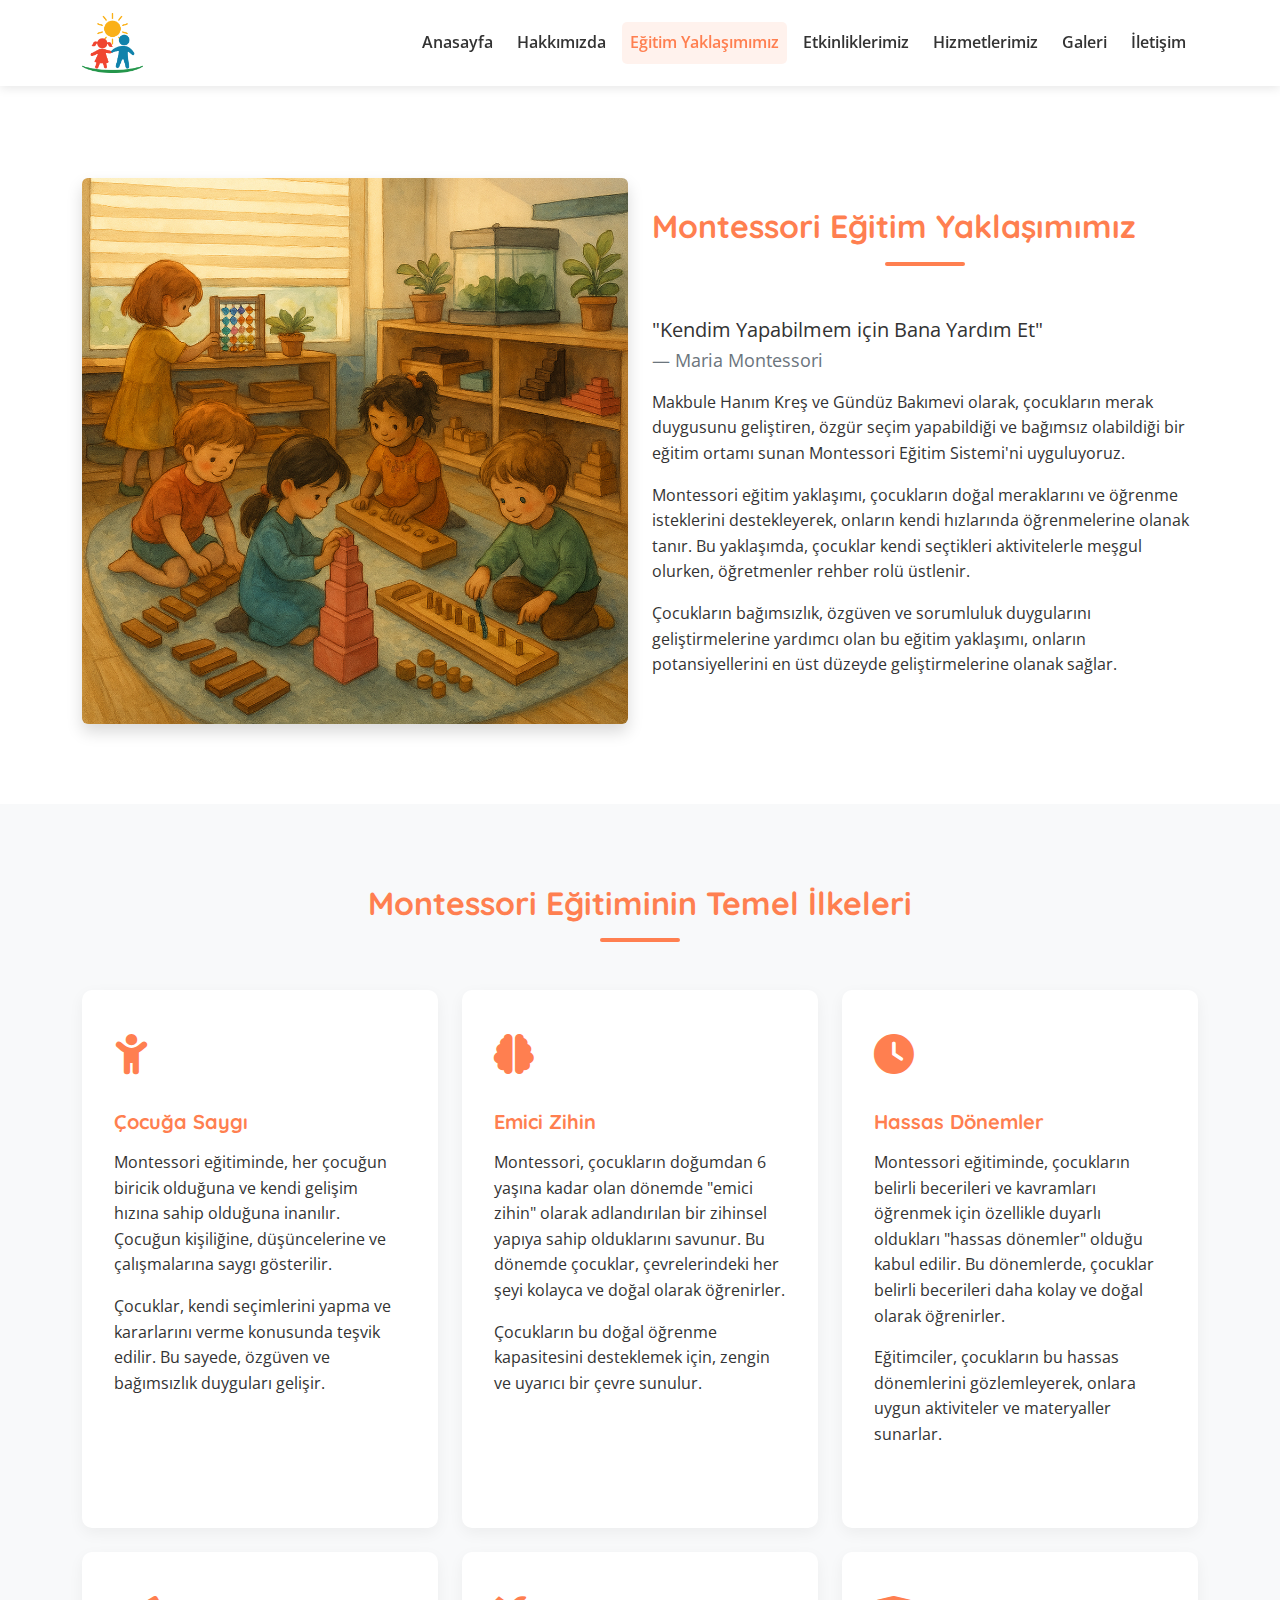
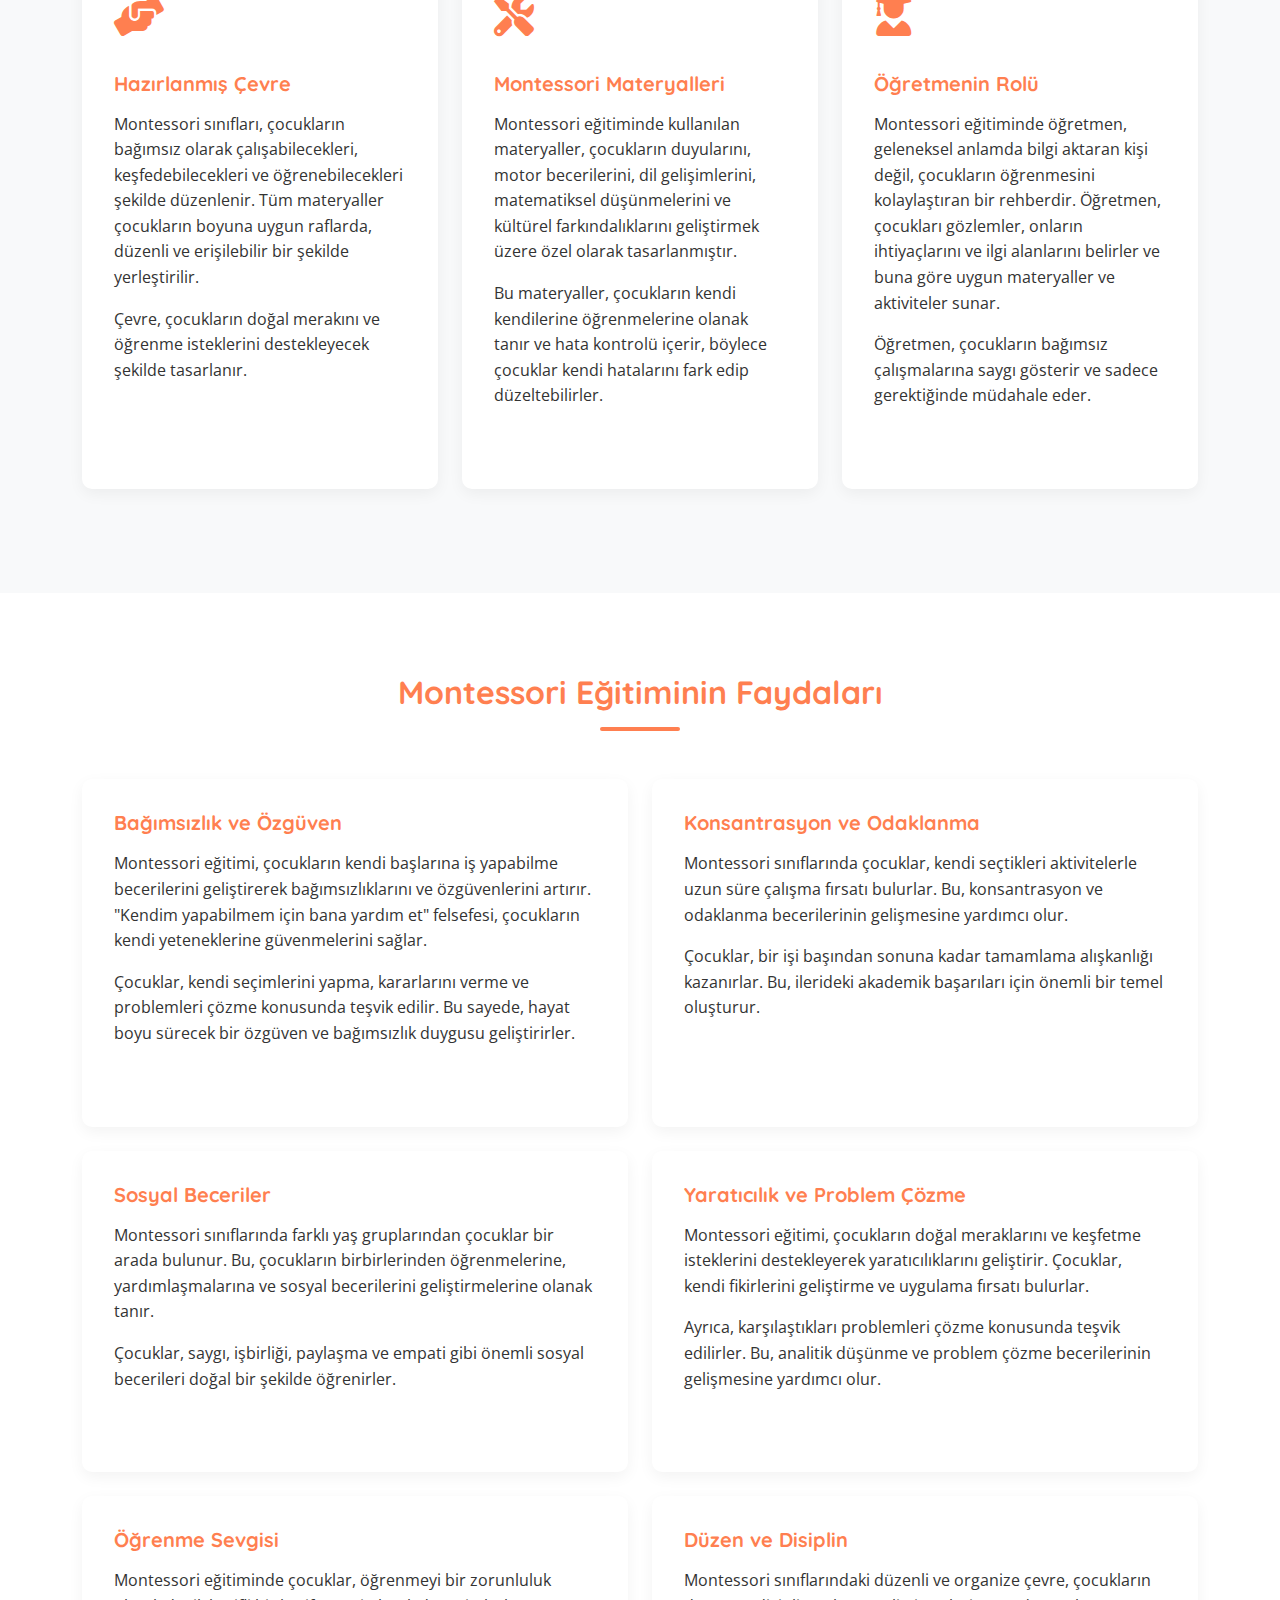
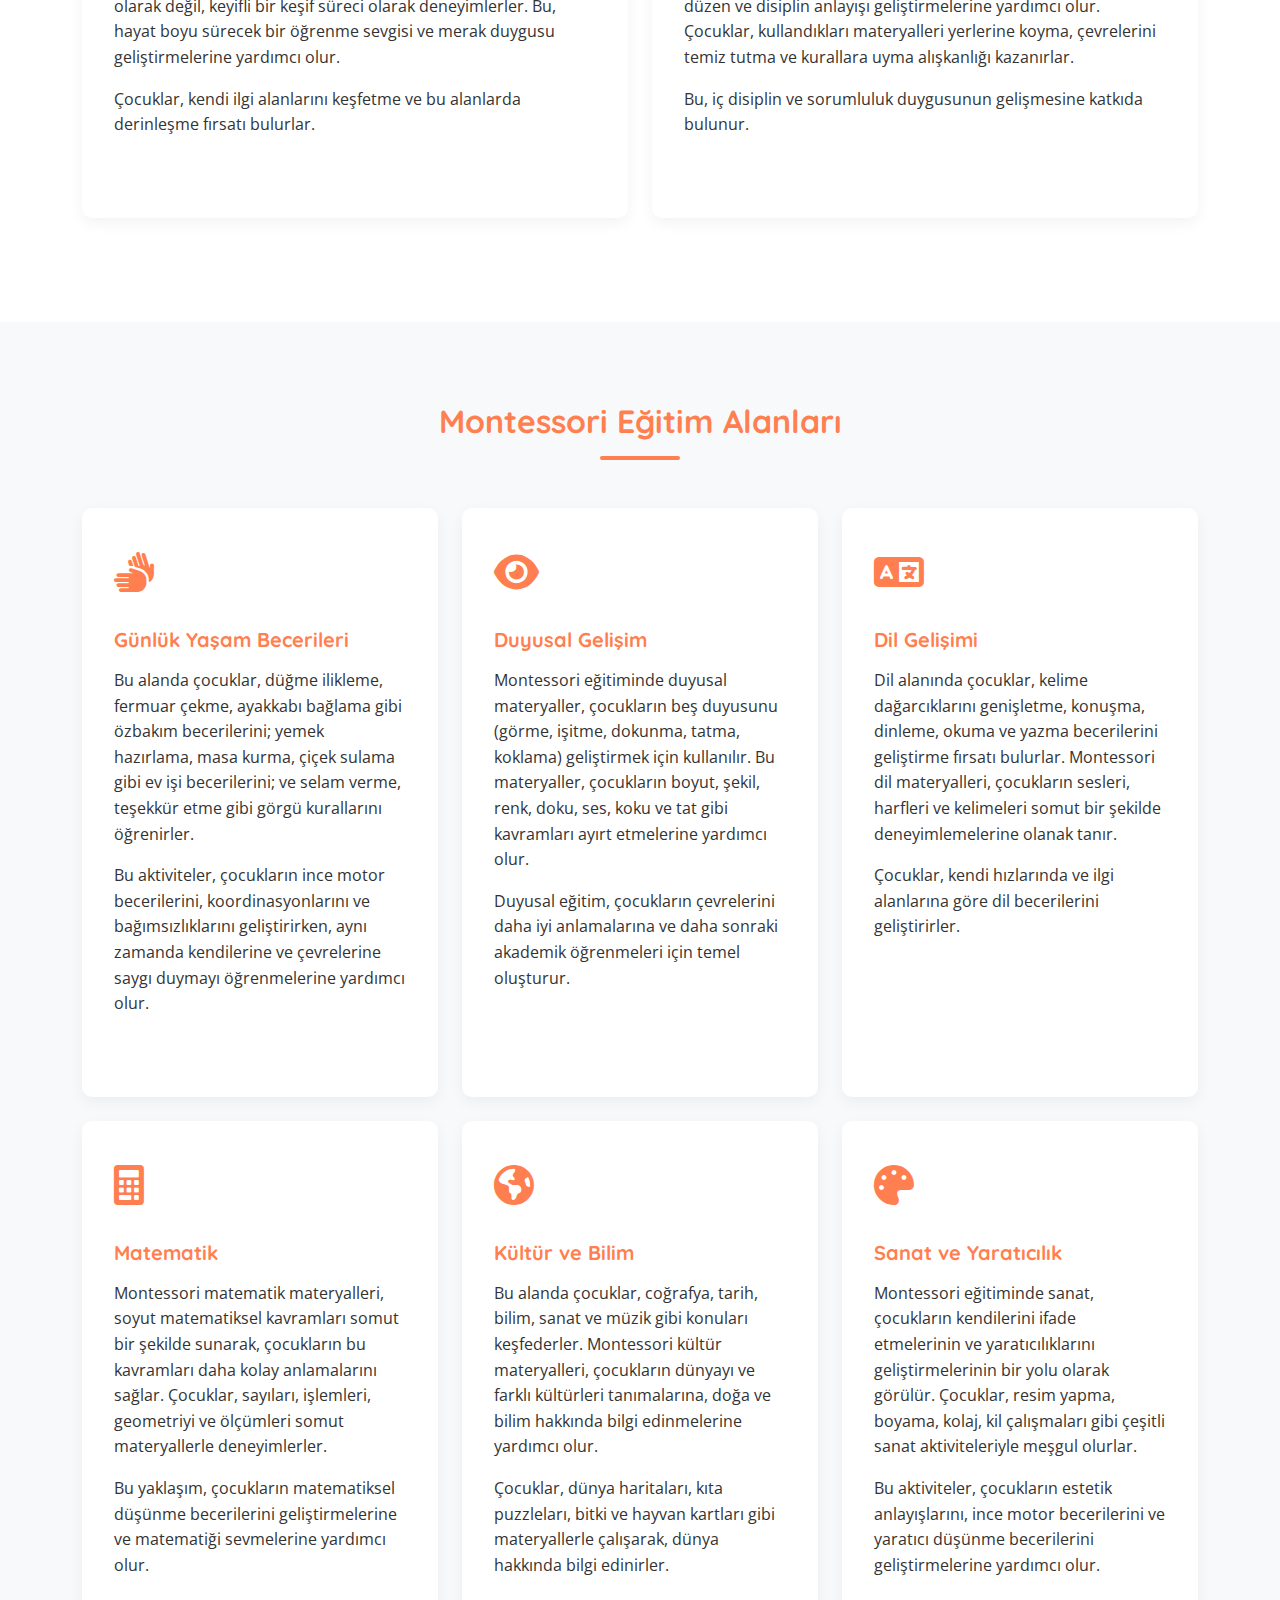
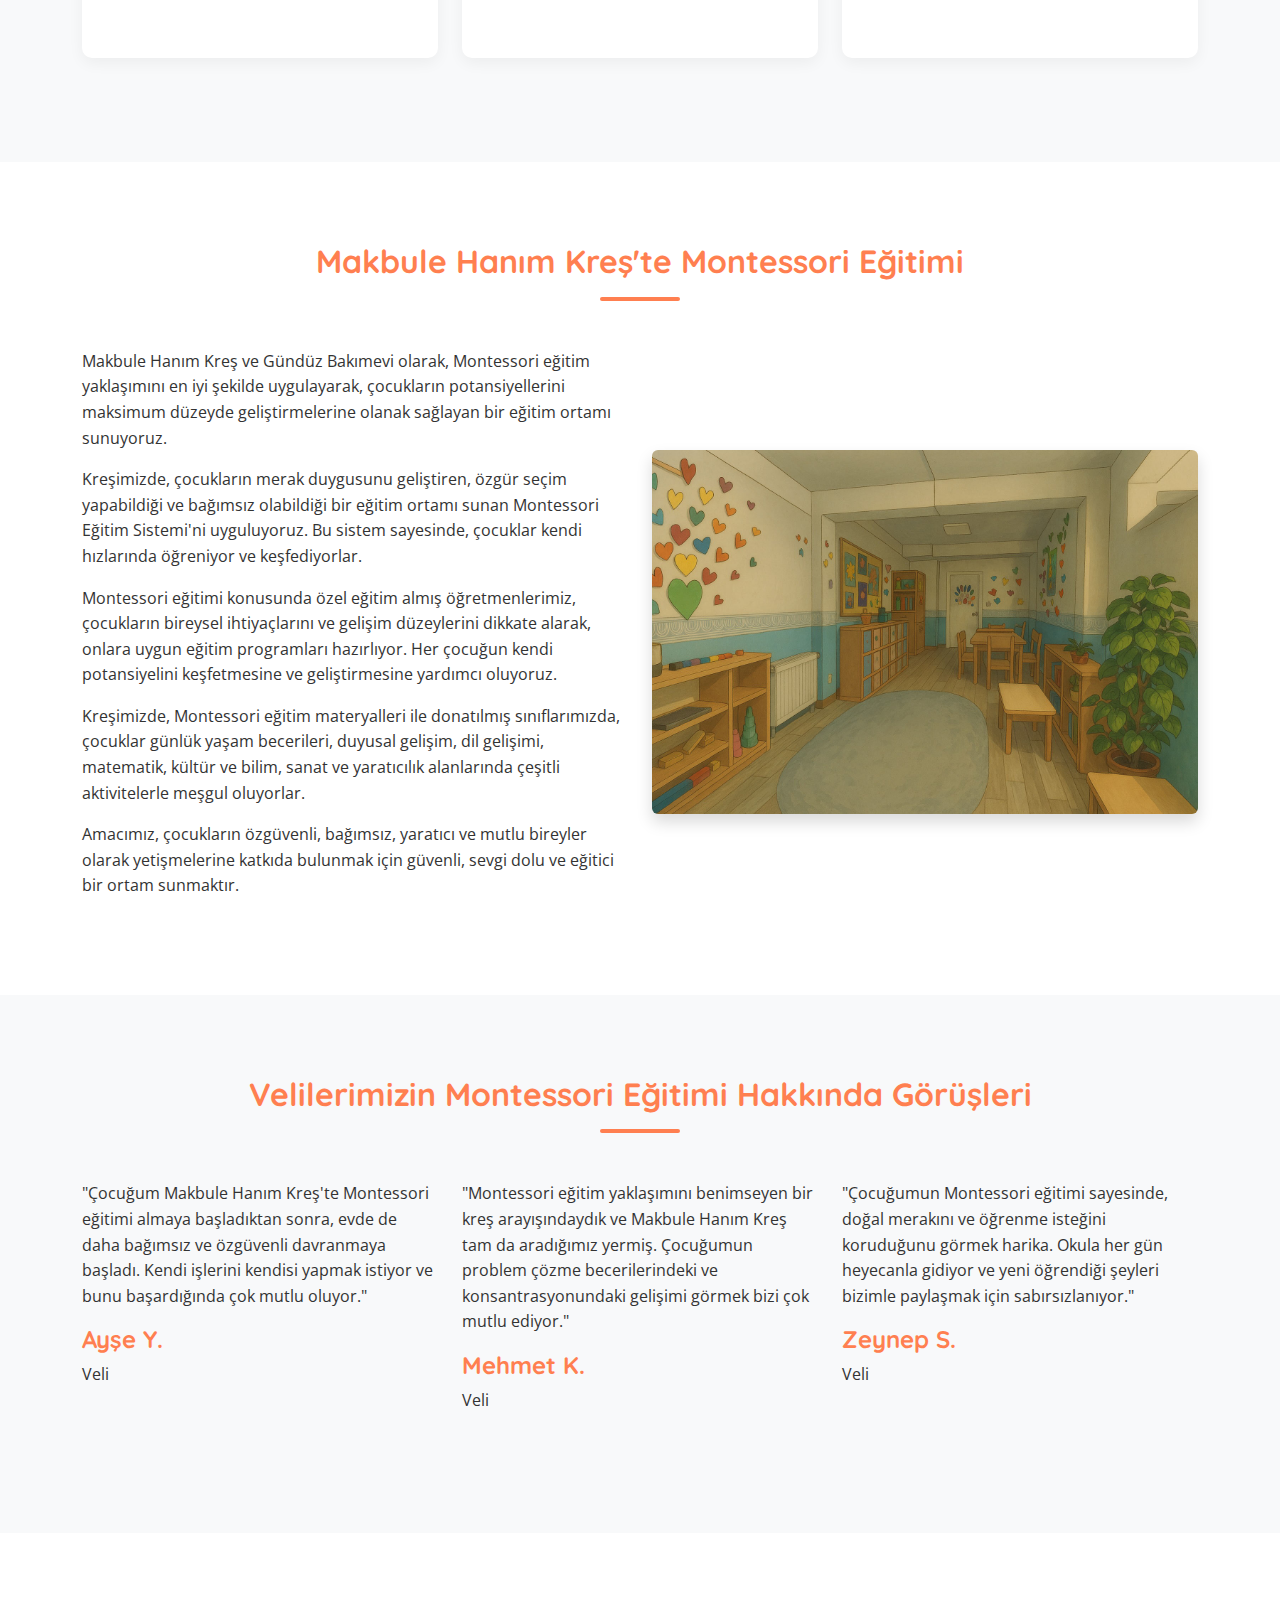
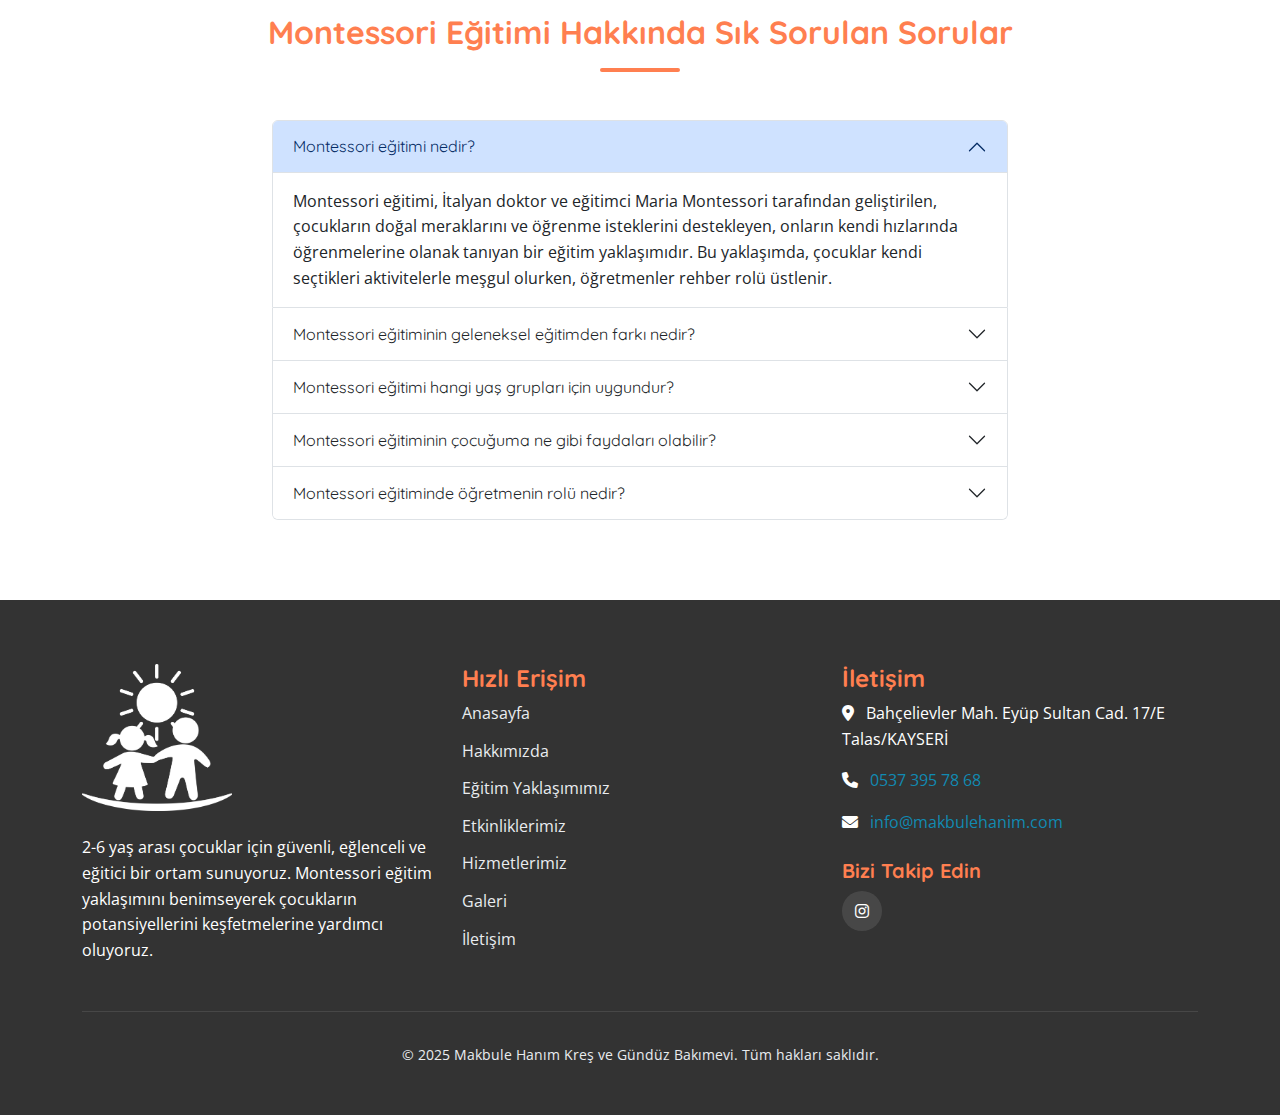
<file: egitim-yaklasimimiz.html>
<!DOCTYPE html>
<html lang="tr">
<head>
    <meta charset="UTF-8">
    <meta name="viewport" content="width=device-width, initial-scale=1.0">
    <title>Eğitim Yaklaşımımız - Makbule Hanım Kreş ve Gündüz Bakımevi</title>
    <meta name="description" content="Makbule Hanım Kreş ve Gündüz Bakımevi'nin Montessori eğitim yaklaşımı. Çocukların potansiyellerini keşfetmelerine yardımcı olan eğitim felsefemiz hakkında bilgi edinin.">
    <meta name="keywords" content="Kayseri Montessori eğitimi, Talas kreş Bahçelievler, Talas gündüz bakımevi, Montessori eğitim sistemi, Talas çocuk bakımı, 2-6 yaş kreş Kayseri">
    
    <!-- Canonical URL -->
    <link rel="canonical" href="https://www.makbulehanim.com/egitim-yaklasimimiz">
    
    <!-- Open Graph Meta Tags -->
    <meta property="og:title" content="Eğitim Yaklaşımımız - Makbule Hanım Kreş ve Gündüz Bakımevi">
    <meta property="og:description" content="Makbule Hanım Kreş ve Gündüz Bakımevi'nin Montessori eğitim yaklaşımı. Çocukların potansiyellerini keşfetmelerine yardımcı olan eğitim felsefemiz.">
    <meta property="og:image" content="https://www.makbulehanim.com/images/og-image.jpg">
    <meta property="og:url" content="https://www.makbulehanim.com/egitim-yaklasimimiz">
    <meta property="og:type" content="website">
    
    <!-- Twitter Card Meta Tags -->
    <meta name="twitter:card" content="summary_large_image">
    <meta name="twitter:title" content="Eğitim Yaklaşımımız - Makbule Hanım Kreş ve Gündüz Bakımevi">
    <meta name="twitter:description" content="Makbule Hanım Kreş ve Gündüz Bakımevi'nin Montessori eğitim yaklaşımı. Çocukların potansiyellerini keşfetmelerine yardımcı olan eğitim felsefemiz.">
    <meta name="twitter:image" content="https://www.makbulehanim.com/images/og-image.jpg">
    
    <!-- Favicon -->
    <link rel="icon" href="images/favicon.ico" type="image/x-icon">
    
    <!-- Bootstrap CSS -->
    <link href="https://cdn.jsdelivr.net/npm/bootstrap@5.3.0-alpha1/dist/css/bootstrap.min.css" rel="stylesheet">
    
    <!-- Font Awesome -->
    <link rel="stylesheet" href="https://cdnjs.cloudflare.com/ajax/libs/font-awesome/6.0.0/css/all.min.css">
    
    <!-- Google Fonts -->
    <link href="https://fonts.googleapis.com/css2?family=Quicksand:wght@400;500;600;700&family=Open+Sans:wght@400;500;600;700&display=swap" rel="stylesheet">
    
    <!-- Custom CSS -->
    <link rel="stylesheet" href="css/style.css">
    
    <!-- Structured Data -->
    <script type="application/ld+json">
    {
      "@context": "https://schema.org",
      "@type": "EducationalOrganization",
      "name": "Makbule Hanım Kreş ve Gündüz Bakımevi",
      "description": "Talas/Kayseri'de 2-6 yaş arası çocuklar için Montessori eğitim yaklaşımını benimseyen kreş ve gündüz bakımevi.",
      "url": "https://www.makbulehanim.com/egitim-yaklasimimiz",
      "telephone": "+905373957868",
      "address": {
        "@type": "PostalAddress",
        "streetAddress": "Bahçelievler Mah. Eyüp Sultan Cad. 17/E",
        "addressLocality": "Talas",
        "addressRegion": "Kayseri",
        "postalCode": "38280",
        "addressCountry": "TR"
      }
    }
    </script>
</head>
<body>
    <header>
        <nav class="navbar navbar-expand-lg fixed-top">
            <div class="container">
                <a class="navbar-brand" href="/">
                    <img src="images/logo.png" alt="Makbule Hanım Kreş ve Gündüz Bakımevi Logo">
                </a>
                <button class="navbar-toggler" type="button" data-bs-toggle="collapse" data-bs-target="#navbarNav" aria-controls="navbarNav" aria-expanded="false" aria-label="Toggle navigation">
                    <span class="navbar-toggler-icon"></span>
                </button>
                <div class="collapse navbar-collapse" id="navbarNav">
                    <ul class="navbar-nav ms-auto">
                        <li class="nav-item">
                            <a class="nav-link" href="/">Anasayfa</a>
                        </li>
                        <li class="nav-item">
                            <a class="nav-link" href="hakkimizda">Hakkımızda</a>
                        </li>
                        <li class="nav-item">
                            <a class="nav-link active" href="egitim-yaklasimimiz">Eğitim Yaklaşımımız</a>
                        </li>
                        <li class="nav-item">
                            <a class="nav-link" href="etkinliklerimiz">Etkinliklerimiz</a>
                        </li>
                        <li class="nav-item">
                            <a class="nav-link" href="hizmetlerimiz">Hizmetlerimiz</a>
                        </li>
                        <li class="nav-item">
                            <a class="nav-link" href="galeri">Galeri</a>
                        </li>
                        <li class="nav-item">
                            <a class="nav-link" href="iletisim">İletişim</a>
                        </li>
                    </ul>
                </div>
            </div>
        </nav>
    </header>
    <section class="page-header bg-light">
        <div class="container">
            <h1>Eğitim Yaklaşımımız</h1>
            <nav aria-label="breadcrumb">
                <ol class="breadcrumb">
                    <li class="breadcrumb-item"><a href="/">Anasayfa</a></li>
                    <li class="breadcrumb-item active" aria-current="page">Eğitim Yaklaşımımız</li>
                </ol>
            </nav>
        </div>
    </section>
    <section class="section">
        <div class="container">
            <div class="row align-items-center">
                <div class="col-lg-6 mb-4 mb-lg-0">
                    <img src="images/montessori-education.jpg" alt="Montessori Eğitim Yaklaşımı" class="img-fluid rounded shadow">
                </div>
                <div class="col-lg-6">
                    <h2 class="section-title text-start">Montessori Eğitim Yaklaşımımız</h2>
                    <blockquote class="blockquote">
                        <p>"Kendim Yapabilmem için Bana Yardım Et"</p>
                        <footer class="blockquote-footer">Maria Montessori</footer>
                    </blockquote>
                    <p>Makbule Hanım Kreş ve Gündüz Bakımevi olarak, çocukların merak duygusunu geliştiren, özgür seçim yapabildiği ve bağımsız olabildiği bir eğitim ortamı sunan Montessori Eğitim Sistemi'ni uyguluyoruz.</p>
                    <p>Montessori eğitim yaklaşımı, çocukların doğal meraklarını ve öğrenme isteklerini destekleyerek, onların kendi hızlarında öğrenmelerine olanak tanır. Bu yaklaşımda, çocuklar kendi seçtikleri aktivitelerle meşgul olurken, öğretmenler rehber rolü üstlenir.</p>
                    <p>Çocukların bağımsızlık, özgüven ve sorumluluk duygularını geliştirmelerine yardımcı olan bu eğitim yaklaşımı, onların potansiyellerini en üst düzeyde geliştirmelerine olanak sağlar.</p>
                </div>
            </div>
        </div>
    </section>
    <section class="section bg-light">
        <div class="container">
            <h2 class="section-title">Montessori Eğitiminin Temel İlkeleri</h2>
            <div class="row">
                <div class="col-md-4 mb-4">
                    <div class="feature-card h-100">
                        <div class="feature-icon">
                            <i class="fas fa-child"></i>
                        </div>
                        <h3 class="feature-title">Çocuğa Saygı</h3>
                        <p>Montessori eğitiminde, her çocuğun biricik olduğuna ve kendi gelişim hızına sahip olduğuna inanılır. Çocuğun kişiliğine, düşüncelerine ve çalışmalarına saygı gösterilir.</p>
                        <p>Çocuklar, kendi seçimlerini yapma ve kararlarını verme konusunda teşvik edilir. Bu sayede, özgüven ve bağımsızlık duyguları gelişir.</p>
                    </div>
                </div>
                <div class="col-md-4 mb-4">
                    <div class="feature-card h-100">
                        <div class="feature-icon">
                            <i class="fas fa-brain"></i>
                        </div>
                        <h3 class="feature-title">Emici Zihin</h3>
                        <p>Montessori, çocukların doğumdan 6 yaşına kadar olan dönemde "emici zihin" olarak adlandırılan bir zihinsel yapıya sahip olduklarını savunur. Bu dönemde çocuklar, çevrelerindeki her şeyi kolayca ve doğal olarak öğrenirler.</p>
                        <p>Çocukların bu doğal öğrenme kapasitesini desteklemek için, zengin ve uyarıcı bir çevre sunulur.</p>
                    </div>
                </div>
                <div class="col-md-4 mb-4">
                    <div class="feature-card h-100">
                        <div class="feature-icon">
                            <i class="fas fa-clock"></i>
                        </div>
                        <h3 class="feature-title">Hassas Dönemler</h3>
                        <p>Montessori eğitiminde, çocukların belirli becerileri ve kavramları öğrenmek için özellikle duyarlı oldukları "hassas dönemler" olduğu kabul edilir. Bu dönemlerde, çocuklar belirli becerileri daha kolay ve doğal olarak öğrenirler.</p>
                        <p>Eğitimciler, çocukların bu hassas dönemlerini gözlemleyerek, onlara uygun aktiviteler ve materyaller sunarlar.</p>
                    </div>
                </div>
                <div class="col-md-4 mb-4">
                    <div class="feature-card h-100">
                        <div class="feature-icon">
                            <i class="fas fa-hands-helping"></i>
                        </div>
                        <h3 class="feature-title">Hazırlanmış Çevre</h3>
                        <p>Montessori sınıfları, çocukların bağımsız olarak çalışabilecekleri, keşfedebilecekleri ve öğrenebilecekleri şekilde düzenlenir. Tüm materyaller çocukların boyuna uygun raflarda, düzenli ve erişilebilir bir şekilde yerleştirilir.</p>
                        <p>Çevre, çocukların doğal merakını ve öğrenme isteklerini destekleyecek şekilde tasarlanır.</p>
                    </div>
                </div>
                <div class="col-md-4 mb-4">
                    <div class="feature-card h-100">
                        <div class="feature-icon">
                            <i class="fas fa-tools"></i>
                        </div>
                        <h3 class="feature-title">Montessori Materyalleri</h3>
                        <p>Montessori eğitiminde kullanılan materyaller, çocukların duyularını, motor becerilerini, dil gelişimlerini, matematiksel düşünmelerini ve kültürel farkındalıklarını geliştirmek üzere özel olarak tasarlanmıştır.</p>
                        <p>Bu materyaller, çocukların kendi kendilerine öğrenmelerine olanak tanır ve hata kontrolü içerir, böylece çocuklar kendi hatalarını fark edip düzeltebilirler.</p>
                    </div>
                </div>
                <div class="col-md-4 mb-4">
                    <div class="feature-card h-100">
                        <div class="feature-icon">
                            <i class="fas fa-user-graduate"></i>
                        </div>
                        <h3 class="feature-title">Öğretmenin Rolü</h3>
                        <p>Montessori eğitiminde öğretmen, geleneksel anlamda bilgi aktaran kişi değil, çocukların öğrenmesini kolaylaştıran bir rehberdir. Öğretmen, çocukları gözlemler, onların ihtiyaçlarını ve ilgi alanlarını belirler ve buna göre uygun materyaller ve aktiviteler sunar.</p>
                        <p>Öğretmen, çocukların bağımsız çalışmalarına saygı gösterir ve sadece gerektiğinde müdahale eder.</p>
                    </div>
                </div>
            </div>
        </div>
    </section>
    <section class="section">
        <div class="container">
            <h2 class="section-title">Montessori Eğitiminin Faydaları</h2>
            <div class="row">
                <div class="col-lg-6 mb-4">
                    <div class="feature-card h-100">
                        <h3 class="feature-title">Bağımsızlık ve Özgüven</h3>
                        <p>Montessori eğitimi, çocukların kendi başlarına iş yapabilme becerilerini geliştirerek bağımsızlıklarını ve özgüvenlerini artırır. "Kendim yapabilmem için bana yardım et" felsefesi, çocukların kendi yeteneklerine güvenmelerini sağlar.</p>
                        <p>Çocuklar, kendi seçimlerini yapma, kararlarını verme ve problemleri çözme konusunda teşvik edilir. Bu sayede, hayat boyu sürecek bir özgüven ve bağımsızlık duygusu geliştirirler.</p>
                    </div>
                </div>
                <div class="col-lg-6 mb-4">
                    <div class="feature-card h-100">
                        <h3 class="feature-title">Konsantrasyon ve Odaklanma</h3>
                        <p>Montessori sınıflarında çocuklar, kendi seçtikleri aktivitelerle uzun süre çalışma fırsatı bulurlar. Bu, konsantrasyon ve odaklanma becerilerinin gelişmesine yardımcı olur.</p>
                        <p>Çocuklar, bir işi başından sonuna kadar tamamlama alışkanlığı kazanırlar. Bu, ilerideki akademik başarıları için önemli bir temel oluşturur.</p>
                    </div>
                </div>
                <div class="col-lg-6 mb-4">
                    <div class="feature-card h-100">
                        <h3 class="feature-title">Sosyal Beceriler</h3>
                        <p>Montessori sınıflarında farklı yaş gruplarından çocuklar bir arada bulunur. Bu, çocukların birbirlerinden öğrenmelerine, yardımlaşmalarına ve sosyal becerilerini geliştirmelerine olanak tanır.</p>
                        <p>Çocuklar, saygı, işbirliği, paylaşma ve empati gibi önemli sosyal becerileri doğal bir şekilde öğrenirler.</p>
                    </div>
                </div>
                <div class="col-lg-6 mb-4">
                    <div class="feature-card h-100">
                        <h3 class="feature-title">Yaratıcılık ve Problem Çözme</h3>
                        <p>Montessori eğitimi, çocukların doğal meraklarını ve keşfetme isteklerini destekleyerek yaratıcılıklarını geliştirir. Çocuklar, kendi fikirlerini geliştirme ve uygulama fırsatı bulurlar.</p>
                        <p>Ayrıca, karşılaştıkları problemleri çözme konusunda teşvik edilirler. Bu, analitik düşünme ve problem çözme becerilerinin gelişmesine yardımcı olur.</p>
                    </div>
                </div>
                <div class="col-lg-6 mb-4">
                    <div class="feature-card h-100">
                        <h3 class="feature-title">Öğrenme Sevgisi</h3>
                        <p>Montessori eğitiminde çocuklar, öğrenmeyi bir zorunluluk olarak değil, keyifli bir keşif süreci olarak deneyimlerler. Bu, hayat boyu sürecek bir öğrenme sevgisi ve merak duygusu geliştirmelerine yardımcı olur.</p>
                        <p>Çocuklar, kendi ilgi alanlarını keşfetme ve bu alanlarda derinleşme fırsatı bulurlar.</p>
                    </div>
                </div>
                <div class="col-lg-6 mb-4">
                    <div class="feature-card h-100">
                        <h3 class="feature-title">Düzen ve Disiplin</h3>
                        <p>Montessori sınıflarındaki düzenli ve organize çevre, çocukların düzen ve disiplin anlayışı geliştirmelerine yardımcı olur. Çocuklar, kullandıkları materyalleri yerlerine koyma, çevrelerini temiz tutma ve kurallara uyma alışkanlığı kazanırlar.</p>
                        <p>Bu, iç disiplin ve sorumluluk duygusunun gelişmesine katkıda bulunur.</p>
                    </div>
                </div>
            </div>
        </div>
    </section>
    <section class="section bg-light">
        <div class="container">
            <h2 class="section-title">Montessori Eğitim Alanları</h2>
            <div class="row">
                <div class="col-md-4 mb-4">
                    <div class="feature-card h-100">
                        <div class="feature-icon">
                            <i class="fas fa-hands"></i>
                        </div>
                        <h3 class="feature-title">Günlük Yaşam Becerileri</h3>
                        <p>Bu alanda çocuklar, düğme ilikleme, fermuar çekme, ayakkabı bağlama gibi özbakım becerilerini; yemek hazırlama, masa kurma, çiçek sulama gibi ev işi becerilerini; ve selam verme, teşekkür etme gibi görgü kurallarını öğrenirler.</p>
                        <p>Bu aktiviteler, çocukların ince motor becerilerini, koordinasyonlarını ve bağımsızlıklarını geliştirirken, aynı zamanda kendilerine ve çevrelerine saygı duymayı öğrenmelerine yardımcı olur.</p>
                    </div>
                </div>
                <div class="col-md-4 mb-4">
                    <div class="feature-card h-100">
                        <div class="feature-icon">
                            <i class="fas fa-eye"></i>
                        </div>
                        <h3 class="feature-title">Duyusal Gelişim</h3>
                        <p>Montessori eğitiminde duyusal materyaller, çocukların beş duyusunu (görme, işitme, dokunma, tatma, koklama) geliştirmek için kullanılır. Bu materyaller, çocukların boyut, şekil, renk, doku, ses, koku ve tat gibi kavramları ayırt etmelerine yardımcı olur.</p>
                        <p>Duyusal eğitim, çocukların çevrelerini daha iyi anlamalarına ve daha sonraki akademik öğrenmeleri için temel oluşturur.</p>
                    </div>
                </div>
                <div class="col-md-4 mb-4">
                    <div class="feature-card h-100">
                        <div class="feature-icon">
                            <i class="fas fa-language"></i>
                        </div>
                        <h3 class="feature-title">Dil Gelişimi</h3>
                        <p>Dil alanında çocuklar, kelime dağarcıklarını genişletme, konuşma, dinleme, okuma ve yazma becerilerini geliştirme fırsatı bulurlar. Montessori dil materyalleri, çocukların sesleri, harfleri ve kelimeleri somut bir şekilde deneyimlemelerine olanak tanır.</p>
                        <p>Çocuklar, kendi hızlarında ve ilgi alanlarına göre dil becerilerini geliştirirler.</p>
                    </div>
                </div>
                <div class="col-md-4 mb-4">
                    <div class="feature-card h-100">
                        <div class="feature-icon">
                            <i class="fas fa-calculator"></i>
                        </div>
                        <h3 class="feature-title">Matematik</h3>
                        <p>Montessori matematik materyalleri, soyut matematiksel kavramları somut bir şekilde sunarak, çocukların bu kavramları daha kolay anlamalarını sağlar. Çocuklar, sayıları, işlemleri, geometriyi ve ölçümleri somut materyallerle deneyimlerler.</p>
                        <p>Bu yaklaşım, çocukların matematiksel düşünme becerilerini geliştirmelerine ve matematiği sevmelerine yardımcı olur.</p>
                    </div>
                </div>
                <div class="col-md-4 mb-4">
                    <div class="feature-card h-100">
                        <div class="feature-icon">
                            <i class="fas fa-globe-americas"></i>
                        </div>
                        <h3 class="feature-title">Kültür ve Bilim</h3>
                        <p>Bu alanda çocuklar, coğrafya, tarih, bilim, sanat ve müzik gibi konuları keşfederler. Montessori kültür materyalleri, çocukların dünyayı ve farklı kültürleri tanımalarına, doğa ve bilim hakkında bilgi edinmelerine yardımcı olur.</p>
                        <p>Çocuklar, dünya haritaları, kıta puzzleları, bitki ve hayvan kartları gibi materyallerle çalışarak, dünya hakkında bilgi edinirler.</p>
                    </div>
                </div>
                <div class="col-md-4 mb-4">
                    <div class="feature-card h-100">
                        <div class="feature-icon">
                            <i class="fas fa-palette"></i>
                        </div>
                        <h3 class="feature-title">Sanat ve Yaratıcılık</h3>
                        <p>Montessori eğitiminde sanat, çocukların kendilerini ifade etmelerinin ve yaratıcılıklarını geliştirmelerinin bir yolu olarak görülür. Çocuklar, resim yapma, boyama, kolaj, kil çalışmaları gibi çeşitli sanat aktiviteleriyle meşgul olurlar.</p>
                        <p>Bu aktiviteler, çocukların estetik anlayışlarını, ince motor becerilerini ve yaratıcı düşünme becerilerini geliştirmelerine yardımcı olur.</p>
                    </div>
                </div>
            </div>
        </div>
    </section>
    <section class="section">
        <div class="container">
            <h2 class="section-title">Makbule Hanım Kreş'te Montessori Eğitimi</h2>
            <div class="row align-items-center">
                <div class="col-lg-6 order-lg-2 mb-4 mb-lg-0">
                    <img src="images/montessori-classroom.jpg" alt="Makbule Hanım Kreş Montessori Sınıfı" class="img-fluid rounded shadow">
                </div>
                <div class="col-lg-6 order-lg-1">
                    <p>Makbule Hanım Kreş ve Gündüz Bakımevi olarak, Montessori eğitim yaklaşımını en iyi şekilde uygulayarak, çocukların potansiyellerini maksimum düzeyde geliştirmelerine olanak sağlayan bir eğitim ortamı sunuyoruz.</p>
                    <p>Kreşimizde, çocukların merak duygusunu geliştiren, özgür seçim yapabildiği ve bağımsız olabildiği bir eğitim ortamı sunan Montessori Eğitim Sistemi'ni uyguluyoruz. Bu sistem sayesinde, çocuklar kendi hızlarında öğreniyor ve keşfediyorlar.</p>
                    <p>Montessori eğitimi konusunda özel eğitim almış öğretmenlerimiz, çocukların bireysel ihtiyaçlarını ve gelişim düzeylerini dikkate alarak, onlara uygun eğitim programları hazırlıyor. Her çocuğun kendi potansiyelini keşfetmesine ve geliştirmesine yardımcı oluyoruz.</p>
                    <p>Kreşimizde, Montessori eğitim materyalleri ile donatılmış sınıflarımızda, çocuklar günlük yaşam becerileri, duyusal gelişim, dil gelişimi, matematik, kültür ve bilim, sanat ve yaratıcılık alanlarında çeşitli aktivitelerle meşgul oluyorlar.</p>
                    <p>Amacımız, çocukların özgüvenli, bağımsız, yaratıcı ve mutlu bireyler olarak yetişmelerine katkıda bulunmak için güvenli, sevgi dolu ve eğitici bir ortam sunmaktır.</p>
                </div>
            </div>
        </div>
    </section>
    <section class="section bg-light">
        <div class="container">
            <h2 class="section-title">Velilerimizin Montessori Eğitimi Hakkında Görüşleri</h2>
            <div class="row">
                <div class="col-md-4 mb-4">
                    <div class="testimonial-card">
                        <div class="testimonial-content">
                            <p>"Çocuğum Makbule Hanım Kreş'te Montessori eğitimi almaya başladıktan sonra, evde de daha bağımsız ve özgüvenli davranmaya başladı. Kendi işlerini kendisi yapmak istiyor ve bunu başardığında çok mutlu oluyor."</p>
                        </div>
                        <div class="testimonial-author">
                            <h4>Ayşe Y.</h4>
                            <p>Veli</p>
                        </div>
                    </div>
                </div>
                <div class="col-md-4 mb-4">
                    <div class="testimonial-card">
                        <div class="testimonial-content">
                            <p>"Montessori eğitim yaklaşımını benimseyen bir kreş arayışındaydık ve Makbule Hanım Kreş tam da aradığımız yermiş. Çocuğumun problem çözme becerilerindeki ve konsantrasyonundaki gelişimi görmek bizi çok mutlu ediyor."</p>
                        </div>
                        <div class="testimonial-author">
                            <h4>Mehmet K.</h4>
                            <p>Veli</p>
                        </div>
                    </div>
                </div>
                <div class="col-md-4 mb-4">
                    <div class="testimonial-card">
                        <div class="testimonial-content">
                            <p>"Çocuğumun Montessori eğitimi sayesinde, doğal merakını ve öğrenme isteğini koruduğunu görmek harika. Okula her gün heyecanla gidiyor ve yeni öğrendiği şeyleri bizimle paylaşmak için sabırsızlanıyor."</p>
                        </div>
                        <div class="testimonial-author">
                            <h4>Zeynep S.</h4>
                            <p>Veli</p>
                        </div>
                    </div>
                </div>
            </div>
        </div>
    </section>
    <section class="section">
        <div class="container">
            <h2 class="section-title">Montessori Eğitimi Hakkında Sık Sorulan Sorular</h2>
            <div class="row">
                <div class="col-lg-8 mx-auto">
                    <div class="accordion" id="faqAccordion">
                        <div class="accordion-item">
                            <h2 class="accordion-header" id="headingOne">
                                <button class="accordion-button" type="button" data-bs-toggle="collapse" data-bs-target="#collapseOne" aria-expanded="true" aria-controls="collapseOne">
                                    Montessori eğitimi nedir?
                                </button>
                            </h2>
                            <div id="collapseOne" class="accordion-collapse collapse show" aria-labelledby="headingOne" data-bs-parent="#faqAccordion">
                                <div class="accordion-body">
                                    Montessori eğitimi, İtalyan doktor ve eğitimci Maria Montessori tarafından geliştirilen, çocukların doğal meraklarını ve öğrenme isteklerini destekleyen, onların kendi hızlarında öğrenmelerine olanak tanıyan bir eğitim yaklaşımıdır. Bu yaklaşımda, çocuklar kendi seçtikleri aktivitelerle meşgul olurken, öğretmenler rehber rolü üstlenir.
                                </div>
                            </div>
                        </div>
                        <div class="accordion-item">
                            <h2 class="accordion-header" id="headingTwo">
                                <button class="accordion-button collapsed" type="button" data-bs-toggle="collapse" data-bs-target="#collapseTwo" aria-expanded="false" aria-controls="collapseTwo">
                                    Montessori eğitiminin geleneksel eğitimden farkı nedir?
                                </button>
                            </h2>
                            <div id="collapseTwo" class="accordion-collapse collapse" aria-labelledby="headingTwo" data-bs-parent="#faqAccordion">
                                <div class="accordion-body">
                                    Montessori eğitimi, geleneksel eğitimden birçok yönden farklıdır. Geleneksel eğitimde öğretmen merkezli bir yaklaşım varken, Montessori eğitiminde çocuk merkezli bir yaklaşım vardır. Geleneksel eğitimde tüm çocuklar aynı şeyi aynı anda öğrenirken, Montessori eğitiminde her çocuk kendi hızında ve ilgi alanlarına göre öğrenir. Ayrıca, Montessori eğitiminde özel olarak tasarlanmış materyaller kullanılır ve çocuklar farklı yaş gruplarından oluşan sınıflarda bir arada bulunurlar.
                                </div>
                            </div>
                        </div>
                        <div class="accordion-item">
                            <h2 class="accordion-header" id="headingThree">
                                <button class="accordion-button collapsed" type="button" data-bs-toggle="collapse" data-bs-target="#collapseThree" aria-expanded="false" aria-controls="collapseThree">
                                    Montessori eğitimi hangi yaş grupları için uygundur?
                                </button>
                            </h2>
                            <div id="collapseThree" class="accordion-collapse collapse" aria-labelledby="headingThree" data-bs-parent="#faqAccordion">
                                <div class="accordion-body">
                                    Montessori eğitimi, doğumdan 18 yaşına kadar olan çocuklar için uygulanabilir. Ancak, en yaygın olarak 3-6 yaş arası çocuklar için uygulanır. Bu dönem, çocukların "emici zihin" olarak adlandırılan bir zihinsel yapıya sahip oldukları ve çevrelerindeki her şeyi kolayca ve doğal olarak öğrendikleri bir dönemdir.
                                </div>
                            </div>
                        </div>
                        <div class="accordion-item">
                            <h2 class="accordion-header" id="headingFour">
                                <button class="accordion-button collapsed" type="button" data-bs-toggle="collapse" data-bs-target="#collapseFour" aria-expanded="false" aria-controls="collapseFour">
                                    Montessori eğitiminin çocuğuma ne gibi faydaları olabilir?
                                </button>
                            </h2>
                            <div id="collapseFour" class="accordion-collapse collapse" aria-labelledby="headingFour" data-bs-parent="#faqAccordion">
                                <div class="accordion-body">
                                    Montessori eğitimi, çocuğunuzun bağımsızlık, özgüven, konsantrasyon, sosyal beceriler, yaratıcılık, problem çözme becerileri, öğrenme sevgisi, düzen ve disiplin gibi birçok alanda gelişmesine yardımcı olabilir. Bu eğitim yaklaşımı, çocuğunuzun kendi potansiyelini keşfetmesine ve geliştirmesine olanak tanır.
                                </div>
                            </div>
                        </div>
                        <div class="accordion-item">
                            <h2 class="accordion-header" id="headingFive">
                                <button class="accordion-button collapsed" type="button" data-bs-toggle="collapse" data-bs-target="#collapseFive" aria-expanded="false" aria-controls="collapseFive">
                                    Montessori eğitiminde öğretmenin rolü nedir?
                                </button>
                            </h2>
                            <div id="collapseFive" class="accordion-collapse collapse" aria-labelledby="headingFive" data-bs-parent="#faqAccordion">
                                <div class="accordion-body">
                                    Montessori eğitiminde öğretmen, geleneksel anlamda bilgi aktaran kişi değil, çocukların öğrenmesini kolaylaştıran bir rehberdir. Öğretmen, çocukları gözlemler, onların ihtiyaçlarını ve ilgi alanlarını belirler ve buna göre uygun materyaller ve aktiviteler sunar. Öğretmen, çocukların bağımsız çalışmalarına saygı gösterir ve sadece gerektiğinde müdahale eder.
                                </div>
                            </div>
                        </div>
                    </div>
                </div>
            </div>
        </div>
    </section>
    <footer class="footer">
        <div class="container">
            <div class="row">
                <div class="col-lg-4 mb-4 mb-lg-0">
                    <img src="images/logo-b.png" alt="Makbule Hanım Kreş ve Gündüz Bakımevi" class="footer-logo">
                    <p>2-6 yaş arası çocuklar için güvenli, eğlenceli ve eğitici bir ortam sunuyoruz. Montessori eğitim yaklaşımını benimseyerek çocukların potansiyellerini keşfetmelerine yardımcı oluyoruz.</p>
                </div>
                <div class="col-lg-4 mb-4 mb-lg-0">
                    <h4>Hızlı Erişim</h4>
                    <ul class="footer-links">
                        <li><a href="/">Anasayfa</a></li>
                        <li><a href="hakkimizda">Hakkımızda</a></li>
                        <li><a href="egitim-yaklasimimiz">Eğitim Yaklaşımımız</a></li>
                        <li><a href="etkinliklerimiz">Etkinliklerimiz</a></li>
                        <li><a href="hizmetlerimiz">Hizmetlerimiz</a></li>
                        <li><a href="galeri">Galeri</a></li>
                        <li><a href="iletisim">İletişim</a></li>
                    </ul>
                </div>
                <div class="col-lg-4">
                    <h4>İletişim</h4>
                    <p><i class="fas fa-map-marker-alt me-2"></i> Bahçelievler Mah. Eyüp Sultan Cad. 17/E Talas/KAYSERİ</p>
                    <p><i class="fas fa-phone me-2"></i> <a href="tel:+905373957868">0537 395 78 68</a></p>
                    <p><i class="fas fa-envelope me-2"></i> <a href="mailto:info@makbulehanim.com">info@makbulehanim.com</a></p>
                    <h5 class="mt-4">Bizi Takip Edin</h5>
                    <ul class="social-links">
                        <li><a href="https://www.instagram.com/makbulehanimgunduzbakimevi" target="_blank"><i class="fab fa-instagram"></i></a></li>
                    </ul>
                </div>
            </div>
            <div class="copyright">
                <p>&copy; 2025 Makbule Hanım Kreş ve Gündüz Bakımevi. Tüm hakları saklıdır.</p>
            </div>
        </div>
    </footer>
    <script src="https://cdn.jsdelivr.net/npm/bootstrap@5.3.0-alpha1/dist/js/bootstrap.bundle.min.js"></script>
    <script src="js/main.js"></script>
</body>
</html>
</file>
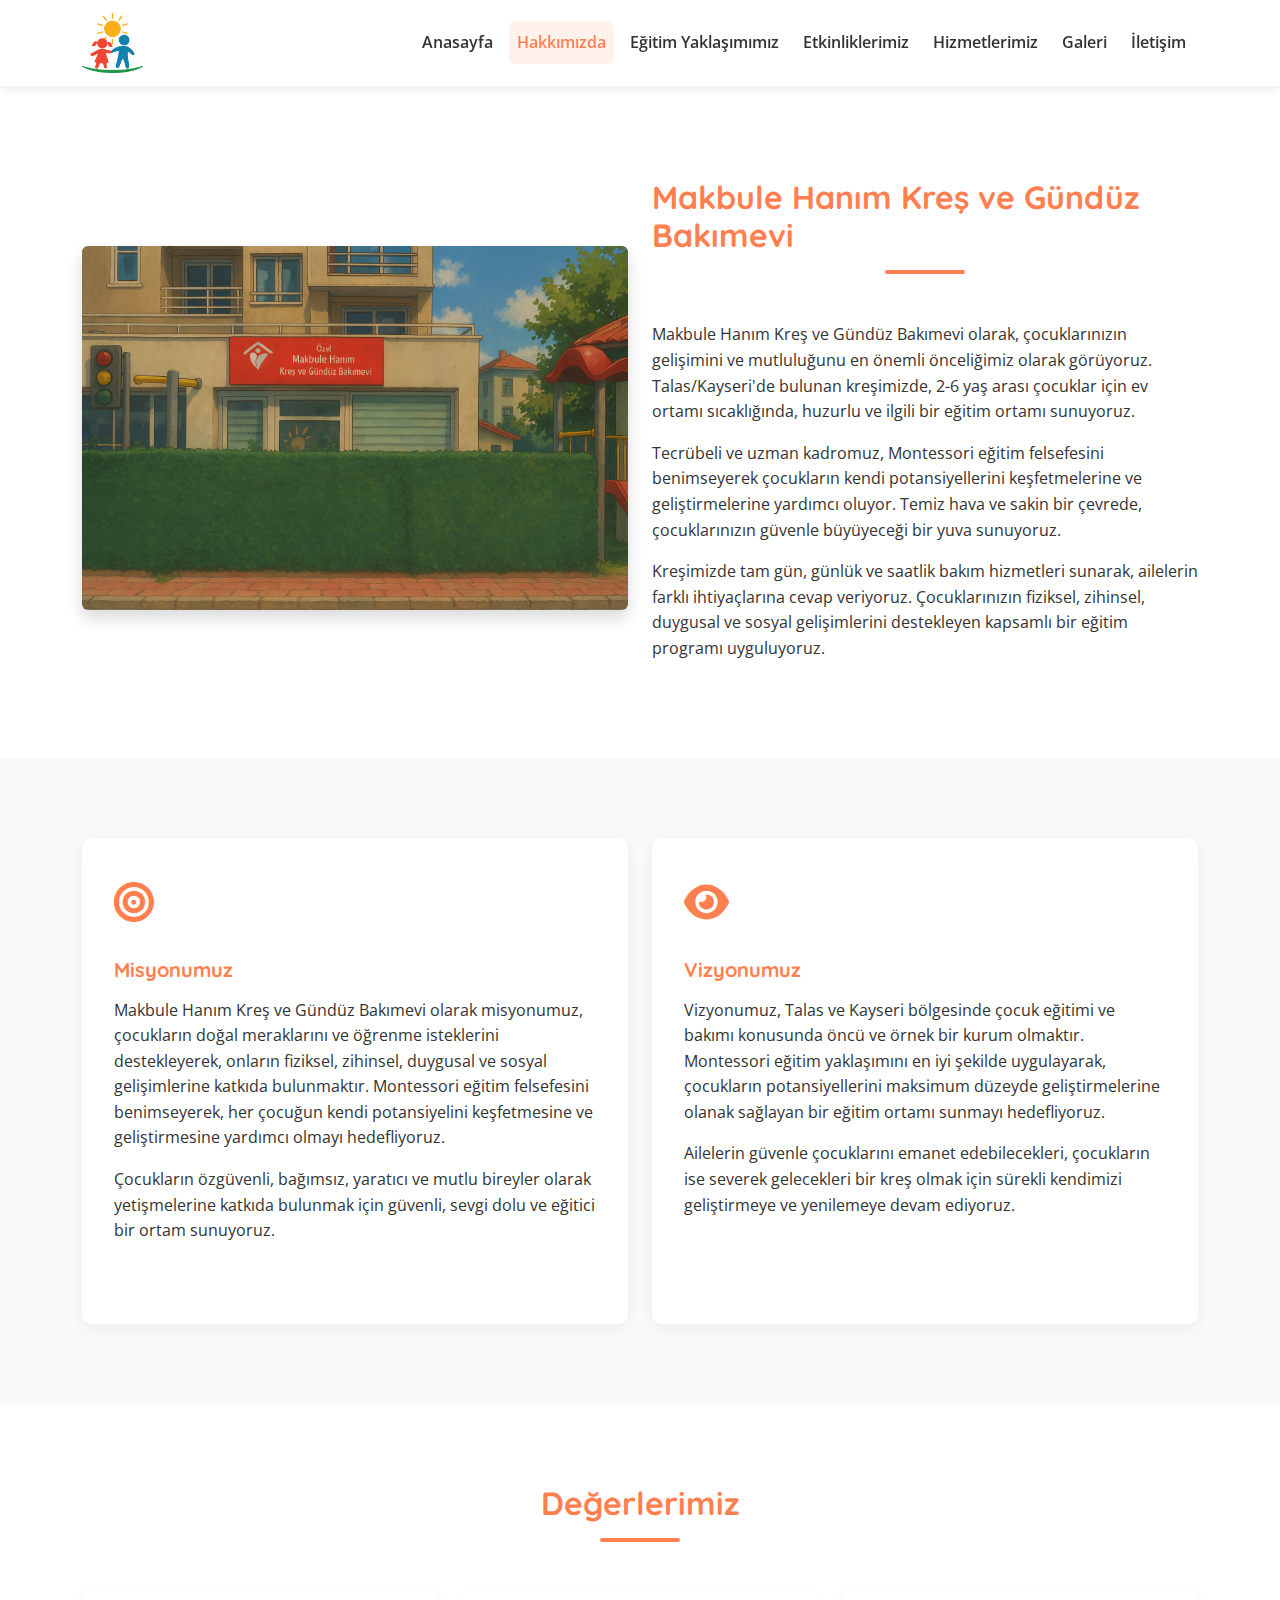
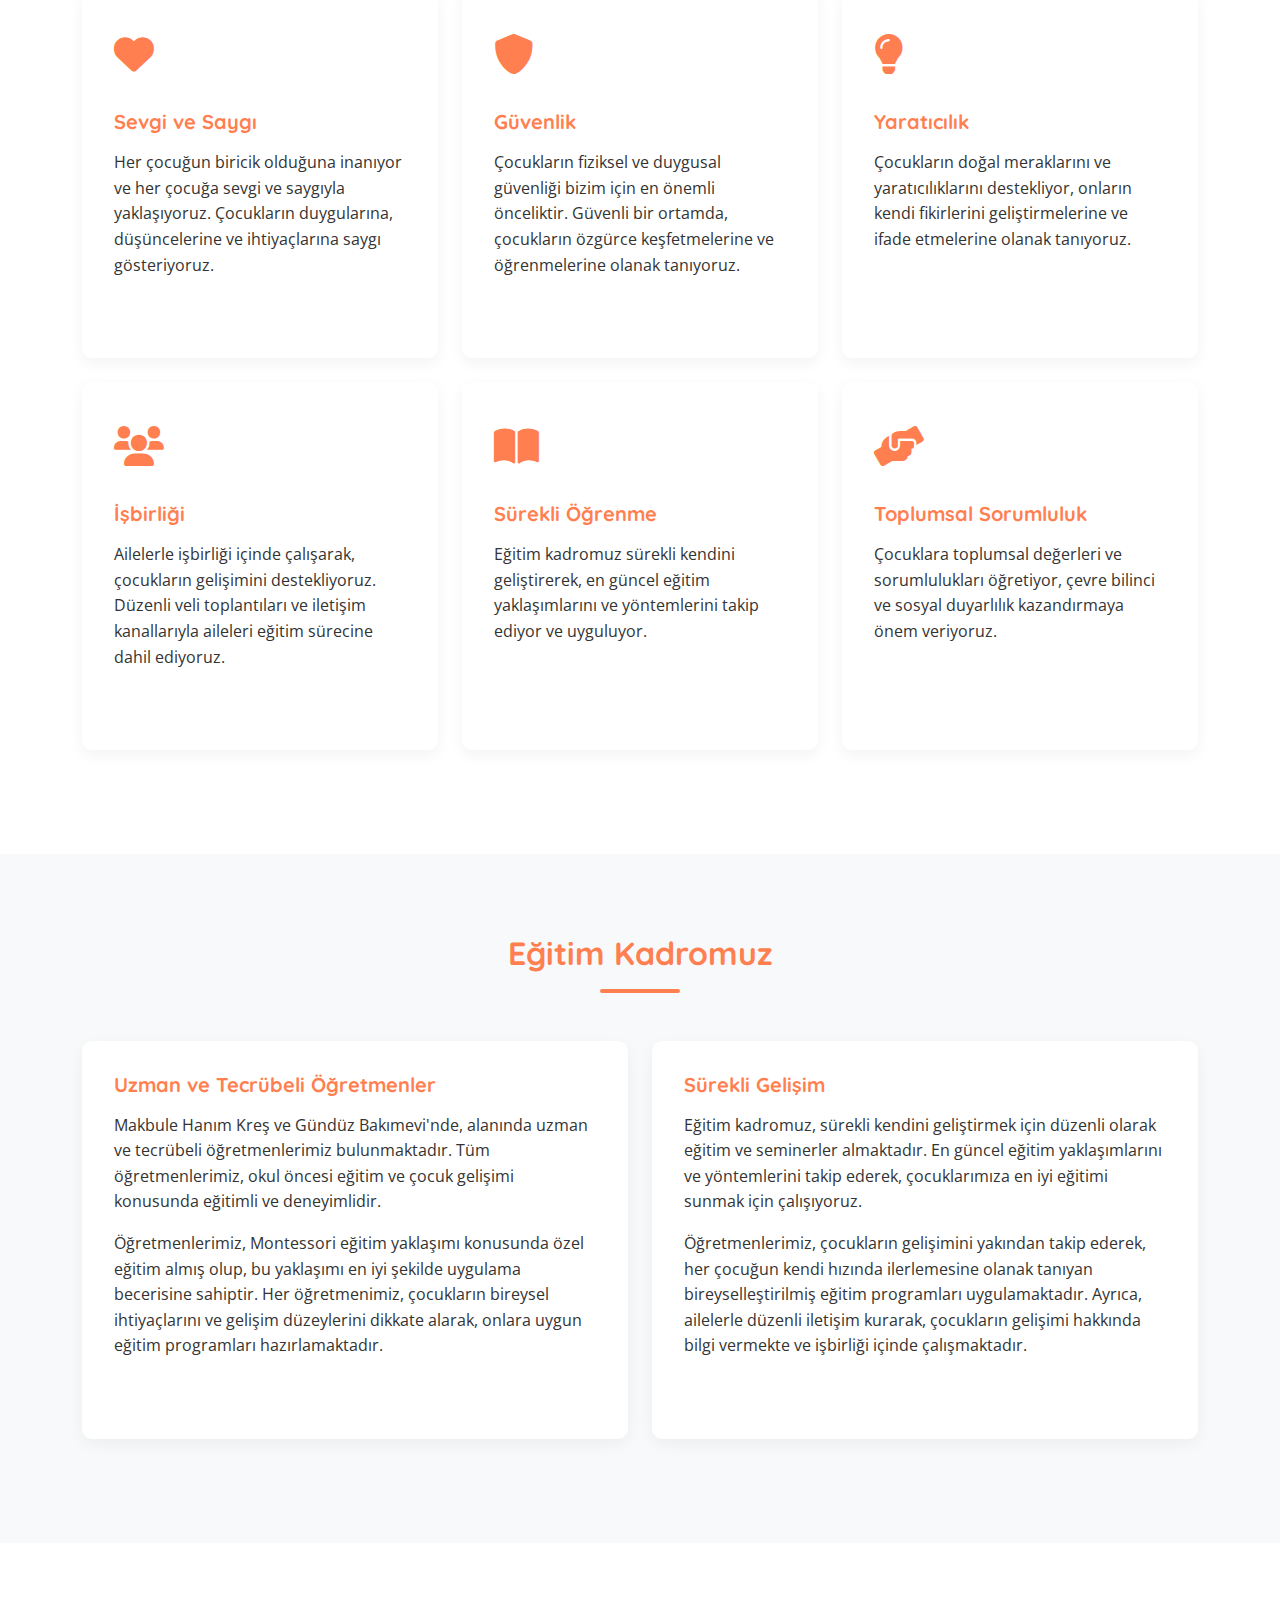
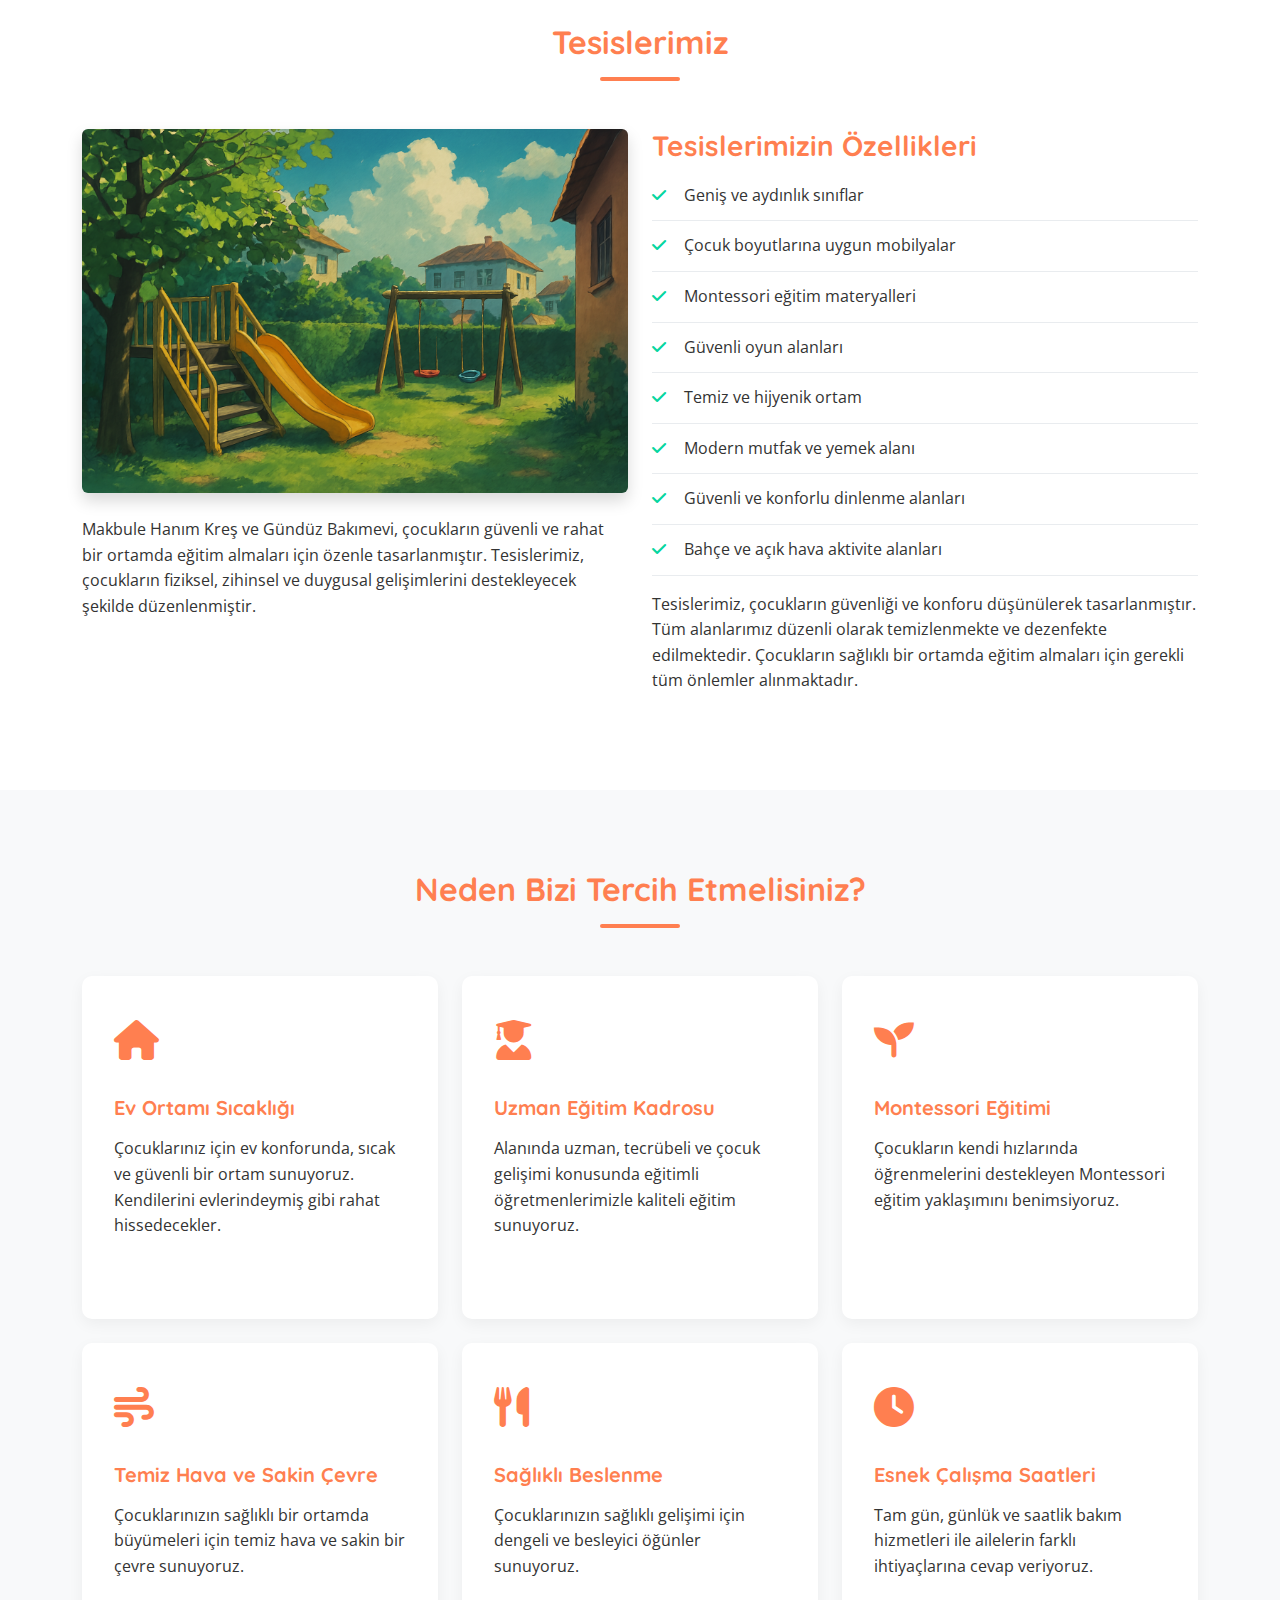
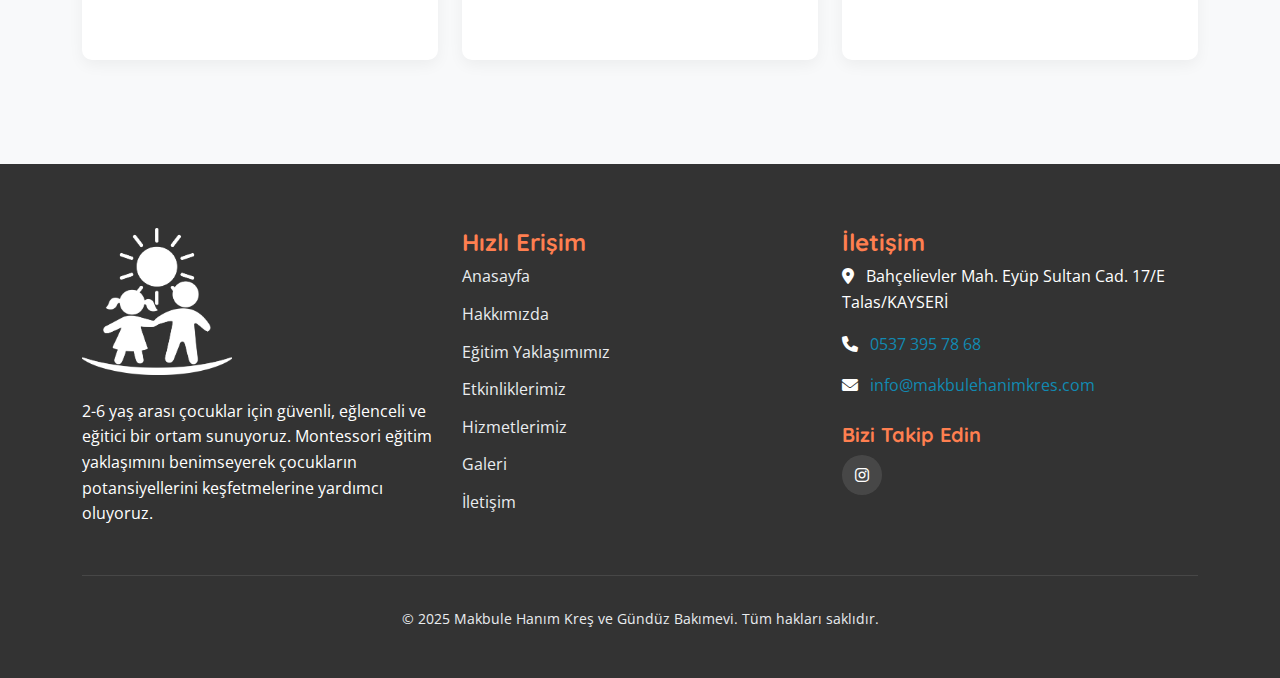
<file: hakkimizda.html>
<!DOCTYPE html>
<html lang="tr">
<head>
    <meta charset="UTF-8">
    <meta name="viewport" content="width=device-width, initial-scale=1.0">
    <title>Hakkımızda - Makbule Hanım Kreş ve Gündüz Bakımevi</title>
    <meta name="description" content="Makbule Hanım Kreş ve Gündüz Bakımevi hakkında bilgi edinin. Talas/Kayseri'de 2-6 yaş arası çocuklar için Montessori eğitim yaklaşımını benimseyen kreş ve gündüz bakımevi.">
    <meta name="keywords" content="Talas kreş Bahçelievler, Talas gündüz bakımevi, Kayseri Montessori eğitimi, Talas çocuk bakımı, 2-6 yaş kreş Kayseri">
    
    <!-- Favicon -->
    <link rel="icon" href="images/favicon.ico" type="image/x-icon">
    
    <!-- Bootstrap CSS -->
    <link href="https://cdn.jsdelivr.net/npm/bootstrap@5.3.0-alpha1/dist/css/bootstrap.min.css" rel="stylesheet">
    
    <!-- Font Awesome -->
    <link rel="stylesheet" href="https://cdnjs.cloudflare.com/ajax/libs/font-awesome/6.0.0/css/all.min.css">
    
    <!-- Google Fonts -->
    <link href="https://fonts.googleapis.com/css2?family=Quicksand:wght@400;500;600;700&family=Open+Sans:wght@400;500;600;700&display=swap" rel="stylesheet">
    
    <!-- Custom CSS -->
    <link rel="stylesheet" href="css/style.css">
</head>
<body>
    <!-- Header -->
    <header>
        <nav class="navbar navbar-expand-lg fixed-top">
            <div class="container">
                <a class="navbar-brand" href="/">
                    <img src="images/logo.png" alt="Makbule Hanım Kreş ve Gündüz Bakımevi Logo">
                </a>
                <button class="navbar-toggler" type="button" data-bs-toggle="collapse" data-bs-target="#navbarNav" aria-controls="navbarNav" aria-expanded="false" aria-label="Toggle navigation">
                    <span class="navbar-toggler-icon"></span>
                </button>
                <div class="collapse navbar-collapse" id="navbarNav">
                    <ul class="navbar-nav ms-auto">
                        <li class="nav-item">
                            <a class="nav-link" href="/">Anasayfa</a>
                        </li>
                        <li class="nav-item">
                            <a class="nav-link active" href="hakkimizda">Hakkımızda</a>
                        </li>
                        <li class="nav-item">
                            <a class="nav-link" href="egitim-yaklasimimiz">Eğitim Yaklaşımımız</a>
                        </li>
                        <li class="nav-item">
                            <a class="nav-link" href="etkinliklerimiz">Etkinliklerimiz</a>
                        </li>
                        <li class="nav-item">
                            <a class="nav-link" href="hizmetlerimiz">Hizmetlerimiz</a>
                        </li>
                        <li class="nav-item">
                            <a class="nav-link" href="galeri">Galeri</a>
                        </li>
                        <li class="nav-item">
                            <a class="nav-link" href="iletisim">İletişim</a>
                        </li>
                    </ul>
                </div>
            </div>
        </nav>
    </header>

    <!-- Page Header -->
    <section class="page-header bg-light">
        <div class="container">
            <h1>Hakkımızda</h1>
            <nav aria-label="breadcrumb">
                <ol class="breadcrumb">
                    <li class="breadcrumb-item"><a href="/">Anasayfa</a></li>
                    <li class="breadcrumb-item active" aria-current="page">Hakkımızda</li>
                </ol>
            </nav>
        </div>
    </section>

    <section class="section">
        <div class="container">
            <div class="row align-items-center">
                <div class="col-lg-6 mb-4 mb-lg-0">
                    <img src="images/about-img.png" alt="Makbule Hanım Kreş ve Gündüz Bakımevi" class="img-fluid rounded shadow">
                </div>
                <div class="col-lg-6">
                    <h2 class="section-title text-start">Makbule Hanım Kreş ve Gündüz Bakımevi</h2>
                    <p>Makbule Hanım Kreş ve Gündüz Bakımevi olarak, çocuklarınızın gelişimini ve mutluluğunu en önemli önceliğimiz olarak görüyoruz. Talas/Kayseri'de bulunan kreşimizde, 2-6 yaş arası çocuklar için ev ortamı sıcaklığında, huzurlu ve ilgili bir eğitim ortamı sunuyoruz.</p>
                    <p>Tecrübeli ve uzman kadromuz, Montessori eğitim felsefesini benimseyerek çocukların kendi potansiyellerini keşfetmelerine ve geliştirmelerine yardımcı oluyor. Temiz hava ve sakin bir çevrede, çocuklarınızın güvenle büyüyeceği bir yuva sunuyoruz.</p>
                    <p>Kreşimizde tam gün, günlük ve saatlik bakım hizmetleri sunarak, ailelerin farklı ihtiyaçlarına cevap veriyoruz. Çocuklarınızın fiziksel, zihinsel, duygusal ve sosyal gelişimlerini destekleyen kapsamlı bir eğitim programı uyguluyoruz.</p>
                </div>
            </div>
        </div>
    </section>

    <section class="section bg-light">
        <div class="container">
            <div class="row">
                <div class="col-lg-6 mb-4 mb-lg-0">
                    <div class="feature-card h-100">
                        <div class="feature-icon">
                            <i class="fas fa-bullseye"></i>
                        </div>
                        <h3 class="feature-title">Misyonumuz</h3>
                        <p>Makbule Hanım Kreş ve Gündüz Bakımevi olarak misyonumuz, çocukların doğal meraklarını ve öğrenme isteklerini destekleyerek, onların fiziksel, zihinsel, duygusal ve sosyal gelişimlerine katkıda bulunmaktır. Montessori eğitim felsefesini benimseyerek, her çocuğun kendi potansiyelini keşfetmesine ve geliştirmesine yardımcı olmayı hedefliyoruz.</p>
                        <p>Çocukların özgüvenli, bağımsız, yaratıcı ve mutlu bireyler olarak yetişmelerine katkıda bulunmak için güvenli, sevgi dolu ve eğitici bir ortam sunuyoruz.</p>
                    </div>
                </div>
                <div class="col-lg-6">
                    <div class="feature-card h-100">
                        <div class="feature-icon">
                            <i class="fas fa-eye"></i>
                        </div>
                        <h3 class="feature-title">Vizyonumuz</h3>
                        <p>Vizyonumuz, Talas ve Kayseri bölgesinde çocuk eğitimi ve bakımı konusunda öncü ve örnek bir kurum olmaktır. Montessori eğitim yaklaşımını en iyi şekilde uygulayarak, çocukların potansiyellerini maksimum düzeyde geliştirmelerine olanak sağlayan bir eğitim ortamı sunmayı hedefliyoruz.</p>
                        <p>Ailelerin güvenle çocuklarını emanet edebilecekleri, çocukların ise severek gelecekleri bir kreş olmak için sürekli kendimizi geliştirmeye ve yenilemeye devam ediyoruz.</p>
                    </div>
                </div>
            </div>
        </div>
    </section>

    <section class="section">
        <div class="container">
            <h2 class="section-title">Değerlerimiz</h2>
            <div class="row">
                <div class="col-md-4 mb-4">
                    <div class="feature-card">
                        <div class="feature-icon">
                            <i class="fas fa-heart"></i>
                        </div>
                        <h3 class="feature-title">Sevgi ve Saygı</h3>
                        <p>Her çocuğun biricik olduğuna inanıyor ve her çocuğa sevgi ve saygıyla yaklaşıyoruz. Çocukların duygularına, düşüncelerine ve ihtiyaçlarına saygı gösteriyoruz.</p>
                    </div>
                </div>
                <div class="col-md-4 mb-4">
                    <div class="feature-card">
                        <div class="feature-icon">
                            <i class="fas fa-shield-alt"></i>
                        </div>
                        <h3 class="feature-title">Güvenlik</h3>
                        <p>Çocukların fiziksel ve duygusal güvenliği bizim için en önemli önceliktir. Güvenli bir ortamda, çocukların özgürce keşfetmelerine ve öğrenmelerine olanak tanıyoruz.</p>
                    </div>
                </div>
                <div class="col-md-4 mb-4">
                    <div class="feature-card">
                        <div class="feature-icon">
                            <i class="fas fa-lightbulb"></i>
                        </div>
                        <h3 class="feature-title">Yaratıcılık</h3>
                        <p>Çocukların doğal meraklarını ve yaratıcılıklarını destekliyor, onların kendi fikirlerini geliştirmelerine ve ifade etmelerine olanak tanıyoruz.</p>
                    </div>
                </div>
                <div class="col-md-4 mb-4">
                    <div class="feature-card">
                        <div class="feature-icon">
                            <i class="fas fa-users"></i>
                        </div>
                        <h3 class="feature-title">İşbirliği</h3>
                        <p>Ailelerle işbirliği içinde çalışarak, çocukların gelişimini destekliyoruz. Düzenli veli toplantıları ve iletişim kanallarıyla aileleri eğitim sürecine dahil ediyoruz.</p>
                    </div>
                </div>
                <div class="col-md-4 mb-4">
                    <div class="feature-card">
                        <div class="feature-icon">
                            <i class="fas fa-book-open"></i>
                        </div>
                        <h3 class="feature-title">Sürekli Öğrenme</h3>
                        <p>Eğitim kadromuz sürekli kendini geliştirerek, en güncel eğitim yaklaşımlarını ve yöntemlerini takip ediyor ve uyguluyor.</p>
                    </div>
                </div>
                <div class="col-md-4 mb-4">
                    <div class="feature-card">
                        <div class="feature-icon">
                            <i class="fas fa-hands-helping"></i>
                        </div>
                        <h3 class="feature-title">Toplumsal Sorumluluk</h3>
                        <p>Çocuklara toplumsal değerleri ve sorumlulukları öğretiyor, çevre bilinci ve sosyal duyarlılık kazandırmaya önem veriyoruz.</p>
                    </div>
                </div>
            </div>
        </div>
    </section>

    <section class="section bg-light">
        <div class="container">
            <h2 class="section-title">Eğitim Kadromuz</h2>
            <div class="row">
                <div class="col-lg-6 mb-4">
                    <div class="feature-card">
                        <h3 class="feature-title">Uzman ve Tecrübeli Öğretmenler</h3>
                        <p>Makbule Hanım Kreş ve Gündüz Bakımevi'nde, alanında uzman ve tecrübeli öğretmenlerimiz bulunmaktadır. Tüm öğretmenlerimiz, okul öncesi eğitim ve çocuk gelişimi konusunda eğitimli ve deneyimlidir.</p>
                        <p>Öğretmenlerimiz, Montessori eğitim yaklaşımı konusunda özel eğitim almış olup, bu yaklaşımı en iyi şekilde uygulama becerisine sahiptir. Her öğretmenimiz, çocukların bireysel ihtiyaçlarını ve gelişim düzeylerini dikkate alarak, onlara uygun eğitim programları hazırlamaktadır.</p>
                    </div>
                </div>
                <div class="col-lg-6 mb-4">
                    <div class="feature-card">
                        <h3 class="feature-title">Sürekli Gelişim</h3>
                        <p>Eğitim kadromuz, sürekli kendini geliştirmek için düzenli olarak eğitim ve seminerler almaktadır. En güncel eğitim yaklaşımlarını ve yöntemlerini takip ederek, çocuklarımıza en iyi eğitimi sunmak için çalışıyoruz.</p>
                        <p>Öğretmenlerimiz, çocukların gelişimini yakından takip ederek, her çocuğun kendi hızında ilerlemesine olanak tanıyan bireyselleştirilmiş eğitim programları uygulamaktadır. Ayrıca, ailelerle düzenli iletişim kurarak, çocukların gelişimi hakkında bilgi vermekte ve işbirliği içinde çalışmaktadır.</p>
                    </div>
                </div>
            </div>
        </div>
    </section>

    <section class="section">
        <div class="container">
            <h2 class="section-title">Tesislerimiz</h2>
            <div class="row">
                <div class="col-lg-6 mb-4 mb-lg-0">
                    <img src="images/facility.jpg" alt="Makbule Hanım Kreş ve Gündüz Bakımevi Tesisleri" class="img-fluid rounded shadow mb-4">
                    <p>Makbule Hanım Kreş ve Gündüz Bakımevi, çocukların güvenli ve rahat bir ortamda eğitim almaları için özenle tasarlanmıştır. Tesislerimiz, çocukların fiziksel, zihinsel ve duygusal gelişimlerini destekleyecek şekilde düzenlenmiştir.</p>
                </div>
                <div class="col-lg-6">
                    <h3>Tesislerimizin Özellikleri</h3>
                    <ul class="activities-list">
                        <li>Geniş ve aydınlık sınıflar</li>
                        <li>Çocuk boyutlarına uygun mobilyalar</li>
                        <li>Montessori eğitim materyalleri</li>
                        <li>Güvenli oyun alanları</li>
                        <li>Temiz ve hijyenik ortam</li>
                        <li>Modern mutfak ve yemek alanı</li>
                        <li>Güvenli ve konforlu dinlenme alanları</li>
                        <li>Bahçe ve açık hava aktivite alanları</li>
                    </ul>
                    <p>Tesislerimiz, çocukların güvenliği ve konforu düşünülerek tasarlanmıştır. Tüm alanlarımız düzenli olarak temizlenmekte ve dezenfekte edilmektedir. Çocukların sağlıklı bir ortamda eğitim almaları için gerekli tüm önlemler alınmaktadır.</p>
                </div>
            </div>
        </div>
    </section>

    <section class="section bg-light">
        <div class="container">
            <h2 class="section-title">Neden Bizi Tercih Etmelisiniz?</h2>
            <div class="row">
                <div class="col-md-4 mb-4">
                    <div class="feature-card">
                        <div class="feature-icon">
                            <i class="fas fa-home"></i>
                        </div>
                        <h3 class="feature-title">Ev Ortamı Sıcaklığı</h3>
                        <p>Çocuklarınız için ev konforunda, sıcak ve güvenli bir ortam sunuyoruz. Kendilerini evlerindeymiş gibi rahat hissedecekler.</p>
                    </div>
                </div>
                <div class="col-md-4 mb-4">
                    <div class="feature-card">
                        <div class="feature-icon">
                            <i class="fas fa-user-graduate"></i>
                        </div>
                        <h3 class="feature-title">Uzman Eğitim Kadrosu</h3>
                        <p>Alanında uzman, tecrübeli ve çocuk gelişimi konusunda eğitimli öğretmenlerimizle kaliteli eğitim sunuyoruz.</p>
                    </div>
                </div>
                <div class="col-md-4 mb-4">
                    <div class="feature-card">
                        <div class="feature-icon">
                            <i class="fas fa-seedling"></i>
                        </div>
                        <h3 class="feature-title">Montessori Eğitimi</h3>
                        <p>Çocukların kendi hızlarında öğrenmelerini destekleyen Montessori eğitim yaklaşımını benimsiyoruz.</p>
                    </div>
                </div>
                <div class="col-md-4 mb-4">
                    <div class="feature-card">
                        <div class="feature-icon">
                            <i class="fas fa-wind"></i>
                        </div>
                        <h3 class="feature-title">Temiz Hava ve Sakin Çevre</h3>
                        <p>Çocuklarınızın sağlıklı bir ortamda büyümeleri için temiz hava ve sakin bir çevre sunuyoruz.</p>
                    </div>
                </div>
                <div class="col-md-4 mb-4">
                    <div class="feature-card">
                        <div class="feature-icon">
                            <i class="fas fa-utensils"></i>
                        </div>
                        <h3 class="feature-title">Sağlıklı Beslenme</h3>
                        <p>Çocuklarınızın sağlıklı gelişimi için dengeli ve besleyici öğünler sunuyoruz.</p>
                    </div>
                </div>
                <div class="col-md-4 mb-4">
                    <div class="feature-card">
                        <div class="feature-icon">
                            <i class="fas fa-clock"></i>
                        </div>
                        <h3 class="feature-title">Esnek Çalışma Saatleri</h3>
                        <p>Tam gün, günlük ve saatlik bakım hizmetleri ile ailelerin farklı ihtiyaçlarına cevap veriyoruz.</p>
                    </div>
                </div>
            </div>
        </div>
    </section>

    <footer class="footer">
        <div class="container">
            <div class="row">
                <div class="col-lg-4 mb-4 mb-lg-0">
                    <img src="images/logo-b.png" alt="Makbule Hanım Kreş ve Gündüz Bakımevi" class="footer-logo">
                    <p>2-6 yaş arası çocuklar için güvenli, eğlenceli ve eğitici bir ortam sunuyoruz. Montessori eğitim yaklaşımını benimseyerek çocukların potansiyellerini keşfetmelerine yardımcı oluyoruz.</p>
                </div>
                <div class="col-lg-4 mb-4 mb-lg-0">
                    <h4>Hızlı Erişim</h4>
                    <ul class="footer-links">
                        <li><a href="/">Anasayfa</a></li>
                        <li><a href="hakkimizda">Hakkımızda</a></li>
                        <li><a href="egitim-yaklasimimiz">Eğitim Yaklaşımımız</a></li>
                        <li><a href="etkinliklerimiz">Etkinliklerimiz</a></li>
                        <li><a href="hizmetlerimiz">Hizmetlerimiz</a></li>
                        <li><a href="galeri">Galeri</a></li>
                        <li><a href="iletisim">İletişim</a></li>
                    </ul>
                </div>
                <div class="col-lg-4">
                    <h4>İletişim</h4>
                    <p><i class="fas fa-map-marker-alt me-2"></i> Bahçelievler Mah. Eyüp Sultan Cad. 17/E Talas/KAYSERİ</p>
                    <p><i class="fas fa-phone me-2"></i> <a href="tel:+905373957868">0537 395 78 68</a></p>
                    <p><i class="fas fa-envelope me-2"></i> <a href="mailto:info@makbulehanimkres.com">info@makbulehanimkres.com</a></p>
                    <h5 class="mt-4">Bizi Takip Edin</h5>
                    <ul class="social-links">
                        <li><a href="https://www.instagram.com/makbulehanimgunduzbakimevi" target="_blank"><i class="fab fa-instagram"></i></a></li>
                    </ul>
                </div>
            </div>
            <div class="copyright">
                <p>&copy; 2025 Makbule Hanım Kreş ve Gündüz Bakımevi. Tüm hakları saklıdır.</p>
            </div>
        </div>
    </footer>

    <script src="https://cdn.jsdelivr.net/npm/bootstrap@5.3.0-alpha1/dist/js/bootstrap.bundle.min.js"></script>
    <script src="js/main.js"></script>
</body>
</html>
</file>
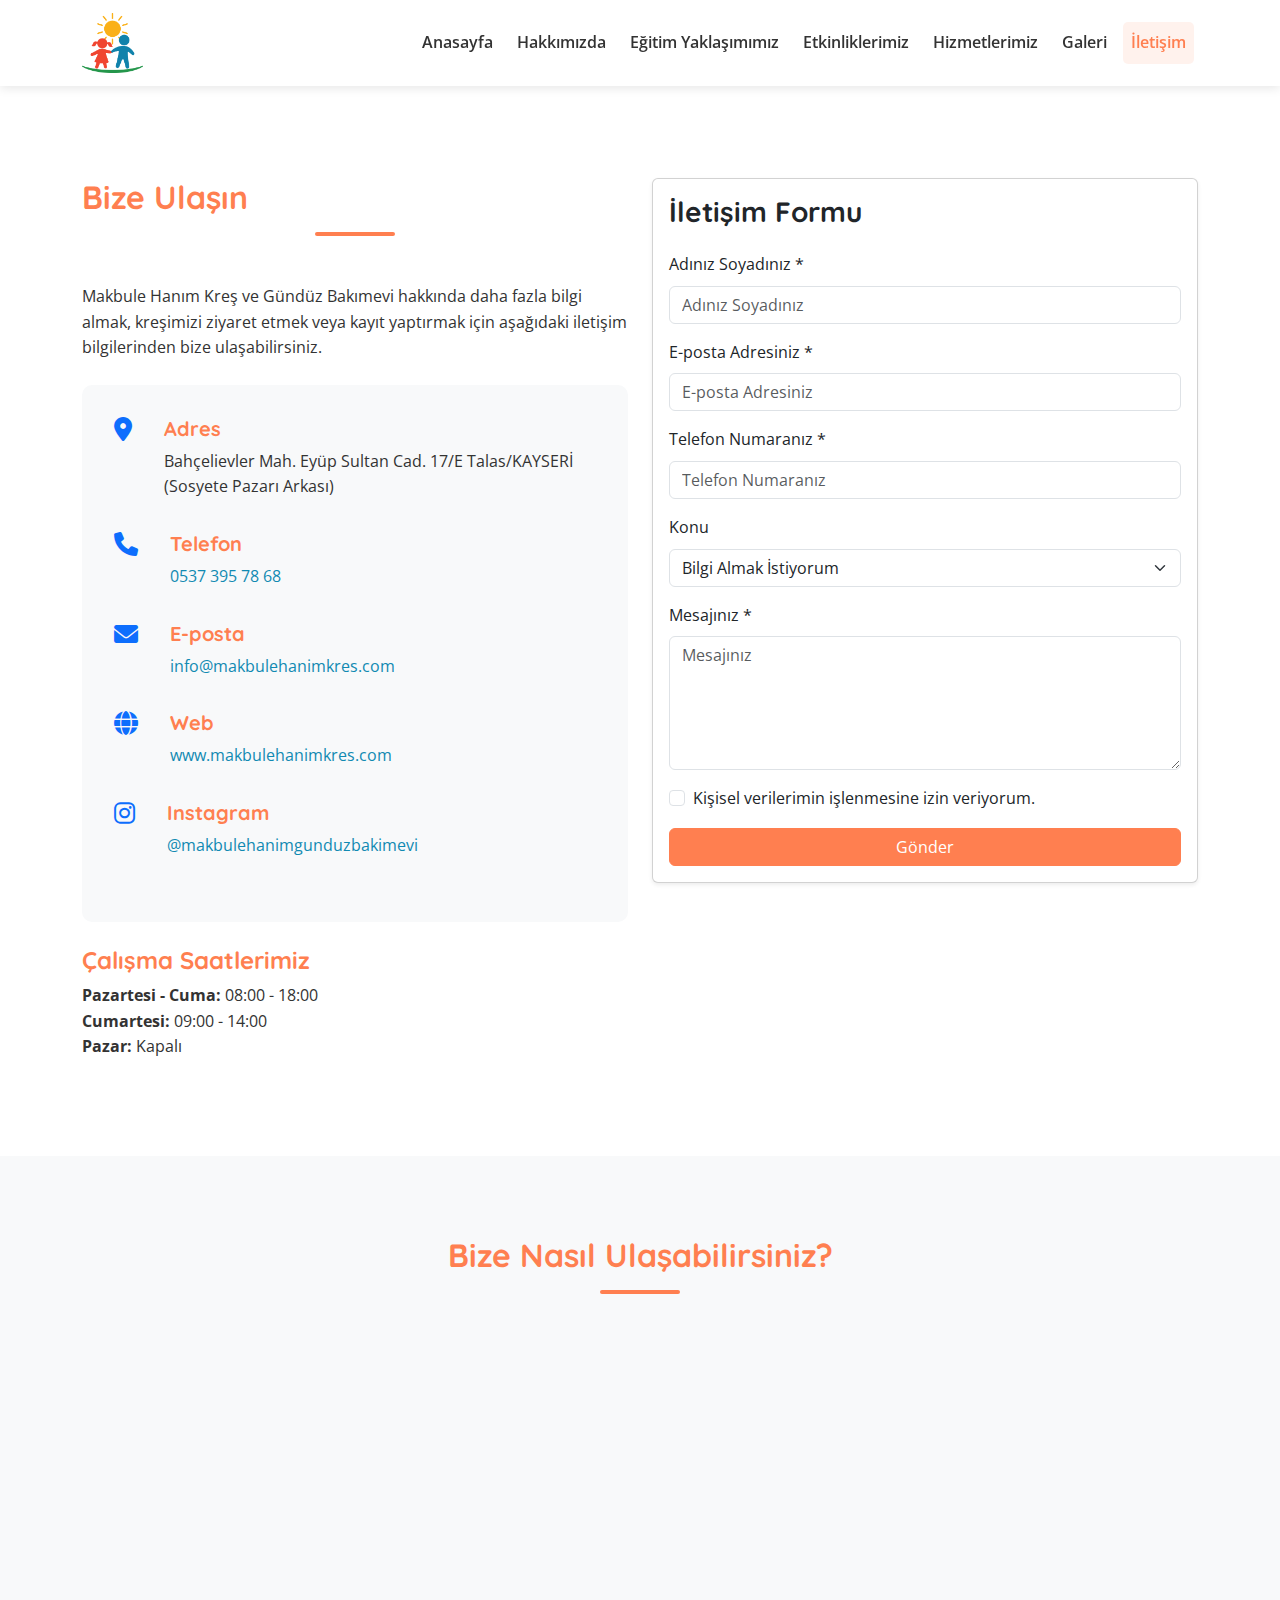
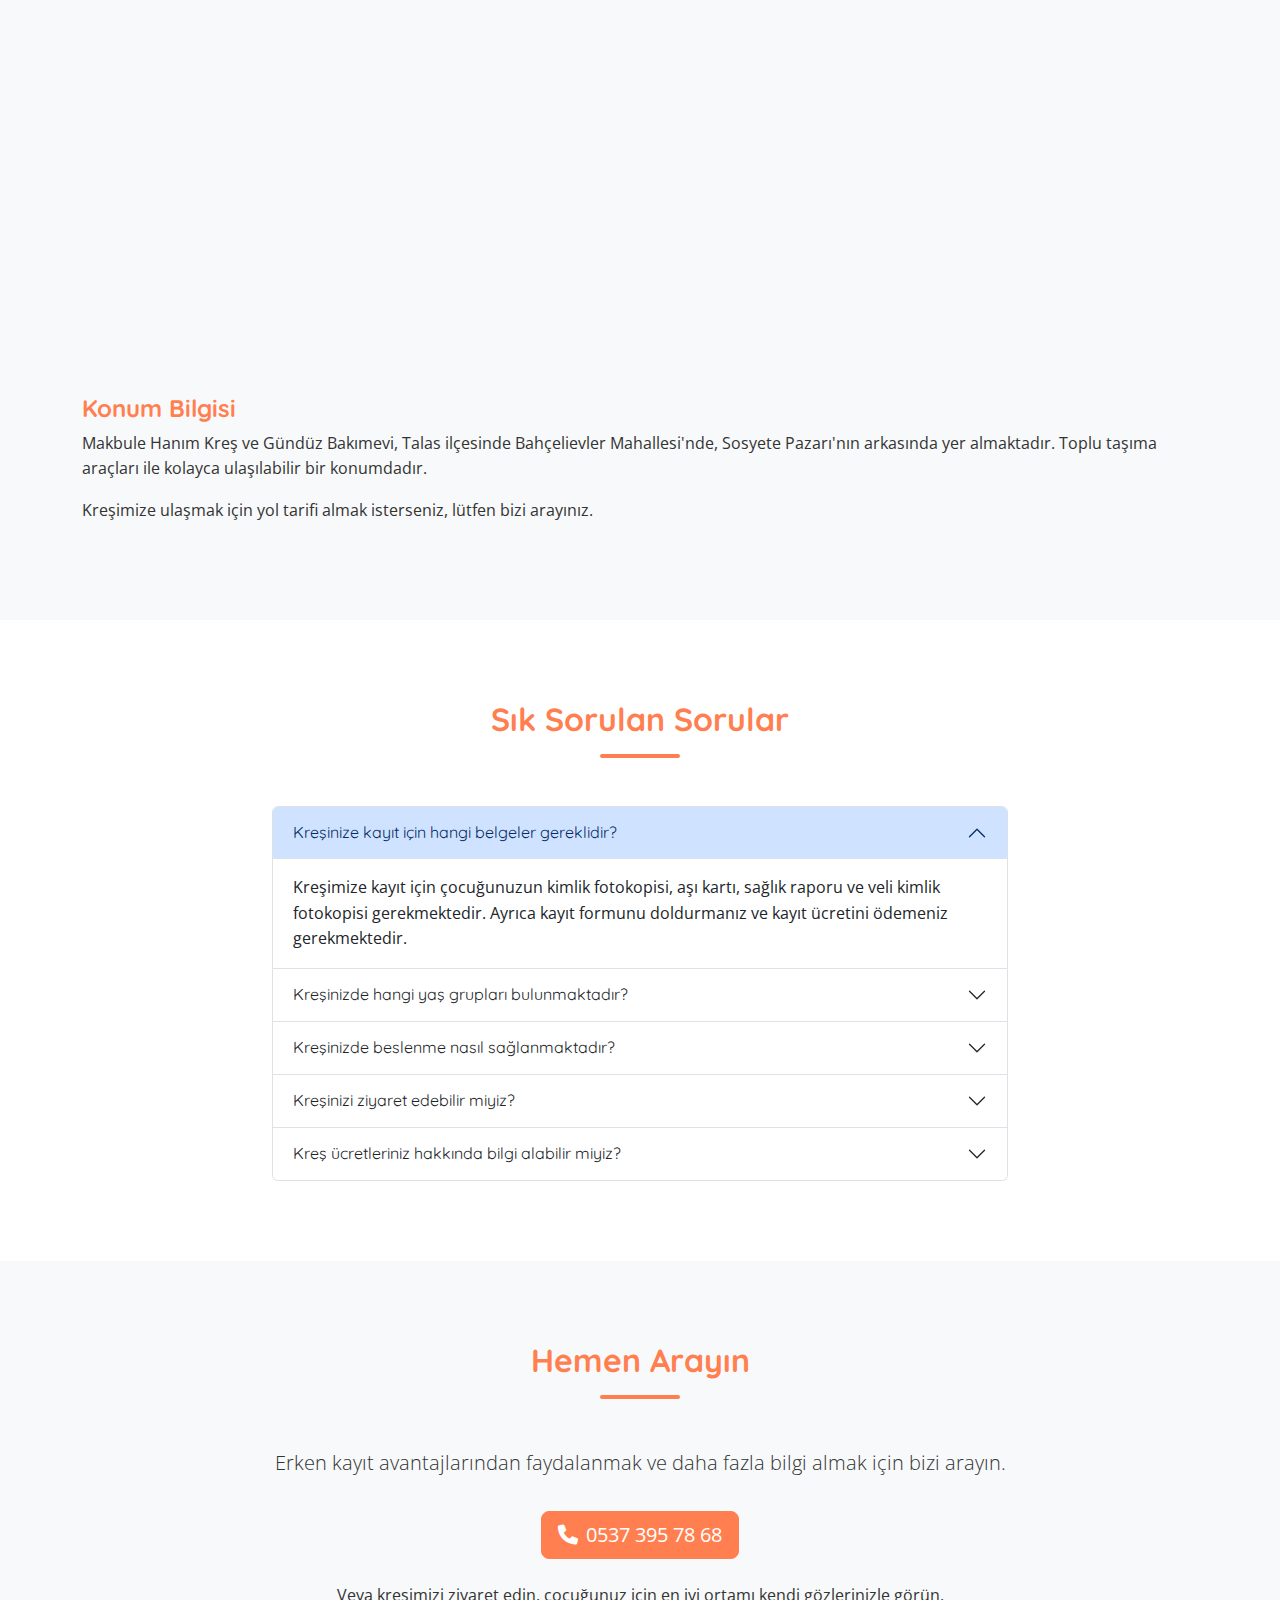
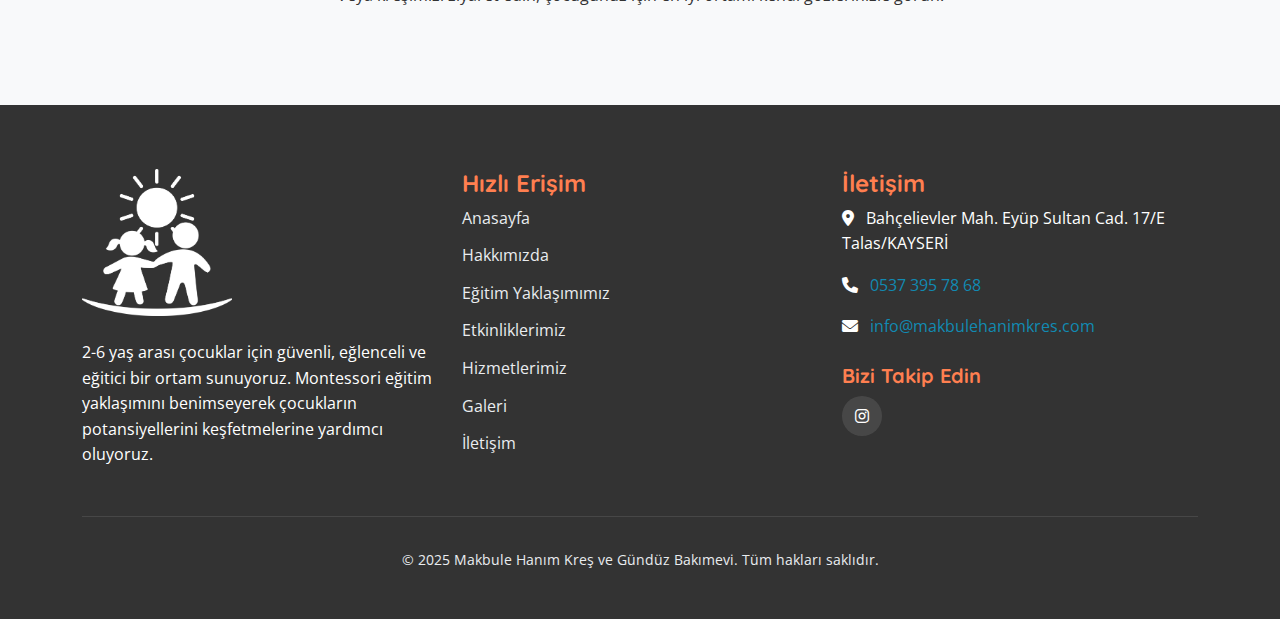
<file: iletisim.html>
<!DOCTYPE html>
<html lang="tr">
<head>
    <meta charset="UTF-8">
    <meta name="viewport" content="width=device-width, initial-scale=1.0">
    <title>İletişim - Makbule Hanım Kreş ve Gündüz Bakımevi</title>
    <meta name="description" content="Makbule Hanım Kreş ve Gündüz Bakımevi ile iletişime geçin. Talas/Kayseri'de 2-6 yaş arası çocuklar için kreş ve gündüz bakımevi hizmetleri.">
    <meta name="keywords" content="Talas kreş Bahçelievler, Talas gündüz bakımevi, Kayseri Montessori eğitimi, Talas çocuk bakımı, 2-6 yaş kreş Kayseri">
    <link rel="icon" href="images/favicon.ico" type="image/x-icon">
    <link href="https://cdn.jsdelivr.net/npm/bootstrap@5.3.0-alpha1/dist/css/bootstrap.min.css" rel="stylesheet">
    <link rel="stylesheet" href="https://cdnjs.cloudflare.com/ajax/libs/font-awesome/6.0.0/css/all.min.css">    
    <link href="https://fonts.googleapis.com/css2?family=Quicksand:wght@400;500;600;700&family=Open+Sans:wght@400;500;600;700&display=swap" rel="stylesheet">
    <link rel="stylesheet" href="css/style.css">
</head>
<body>
    <header>
        <nav class="navbar navbar-expand-lg fixed-top">
            <div class="container">
                <a class="navbar-brand" href="/">
                    <img src="images/logo.png" alt="Makbule Hanım Kreş ve Gündüz Bakımevi Logo">
                </a>
                <button class="navbar-toggler" type="button" data-bs-toggle="collapse" data-bs-target="#navbarNav" aria-controls="navbarNav" aria-expanded="false" aria-label="Toggle navigation">
                    <span class="navbar-toggler-icon"></span>
                </button>
                <div class="collapse navbar-collapse" id="navbarNav">
                    <ul class="navbar-nav ms-auto">
                        <li class="nav-item">
                            <a class="nav-link" href="/">Anasayfa</a>
                        </li>
                        <li class="nav-item">
                            <a class="nav-link" href="hakkimizda">Hakkımızda</a>
                        </li>
                        <li class="nav-item">
                            <a class="nav-link" href="egitim-yaklasimimiz">Eğitim Yaklaşımımız</a>
                        </li>
                        <li class="nav-item">
                            <a class="nav-link" href="etkinliklerimiz">Etkinliklerimiz</a>
                        </li>
                        <li class="nav-item">
                            <a class="nav-link" href="hizmetlerimiz">Hizmetlerimiz</a>
                        </li>
                        <li class="nav-item">
                            <a class="nav-link" href="galeri">Galeri</a>
                        </li>
                        <li class="nav-item">
                            <a class="nav-link active" href="iletisim">İletişim</a>
                        </li>
                    </ul>
                </div>
            </div>
        </nav>
    </header>

    <section class="page-header bg-light">
        <div class="container">
            <h1>İletişim</h1>
            <nav aria-label="breadcrumb">
                <ol class="breadcrumb">
                    <li class="breadcrumb-item"><a href="/">Anasayfa</a></li>
                    <li class="breadcrumb-item active" aria-current="page">İletişim</li>
                </ol>
            </nav>
        </div>
    </section>

    <section class="section">
        <div class="container">
            <div class="row">
                <div class="col-lg-6 mb-4 mb-lg-0">
                    <h2 class="section-title text-start">Bize Ulaşın</h2>
                    <p>Makbule Hanım Kreş ve Gündüz Bakımevi hakkında daha fazla bilgi almak, kreşimizi ziyaret etmek veya kayıt yaptırmak için aşağıdaki iletişim bilgilerinden bize ulaşabilirsiniz.</p>
                    <div class="contact-info mt-4">
                        <div class="d-flex mb-3">
                            <div class="me-3">
                                <i class="fas fa-map-marker-alt fa-2x text-primary"></i>
                            </div>
                            <div>
                                <h5>Adres</h5>
                                <p>Bahçelievler Mah. Eyüp Sultan Cad. 17/E Talas/KAYSERİ (Sosyete Pazarı Arkası)</p>
                            </div>
                        </div>
                        <div class="d-flex mb-3">
                            <div class="me-3">
                                <i class="fas fa-phone fa-2x text-primary"></i>
                            </div>
                            <div>
                                <h5>Telefon</h5>
                                <p><a href="tel:+905373957868">0537 395 78 68</a></p>
                            </div>
                        </div>
                        <div class="d-flex mb-3">
                            <div class="me-3">
                                <i class="fas fa-envelope fa-2x text-primary"></i>
                            </div>
                            <div>
                                <h5>E-posta</h5>
                                <p><a href="mailto:info@makbulehanimkres.com">info@makbulehanimkres.com</a></p>
                            </div>
                        </div>
                        <div class="d-flex mb-3">
                            <div class="me-3">
                                <i class="fas fa-globe fa-2x text-primary"></i>
                            </div>
                            <div>
                                <h5>Web</h5>
                                <p><a href="https://www.makbulehanimkres.com">www.makbulehanimkres.com</a></p>
                            </div>
                        </div>
                        <div class="d-flex mb-3">
                            <div class="me-3">
                                <i class="fab fa-instagram fa-2x text-primary"></i>
                            </div>
                            <div>
                                <h5>Instagram</h5>
                                <p><a href="https://www.instagram.com/makbulehanimgunduzbakimevi" target="_blank">@makbulehanimgunduzbakimevi</a></p>
                            </div>
                        </div>
                    </div>
                    <div class="mt-4">
                        <h4>Çalışma Saatlerimiz</h4>
                        <ul class="list-unstyled">
                            <li><strong>Pazartesi - Cuma:</strong> 08:00 - 18:00</li>
                            <li><strong>Cumartesi:</strong> 09:00 - 14:00</li>
                            <li><strong>Pazar:</strong> Kapalı</li>
                        </ul>
                    </div>
                </div>
                <div class="col-lg-6">
                    <div class="card shadow-sm">
                        <div class="card-body">
                            <h3 class="card-title mb-4">İletişim Formu</h3>
                            <form id="contactForm">
                                <div class="form-group mb-3">
                                    <label for="name" class="form-label">Adınız Soyadınız *</label>
                                    <input type="text" class="form-control" id="name" placeholder="Adınız Soyadınız" required>
                                </div>
                                <div class="form-group mb-3">
                                    <label for="email" class="form-label">E-posta Adresiniz *</label>
                                    <input type="email" class="form-control" id="email" placeholder="E-posta Adresiniz" required>
                                </div>
                                <div class="form-group mb-3">
                                    <label for="phone" class="form-label">Telefon Numaranız *</label>
                                    <input type="tel" class="form-control" id="phone" placeholder="Telefon Numaranız" required>
                                </div>
                                <div class="form-group mb-3">
                                    <label for="subject" class="form-label">Konu</label>
                                    <select class="form-select" id="subject">
                                        <option value="Bilgi Almak İstiyorum">Bilgi Almak İstiyorum</option>
                                        <option value="Kayıt Yaptırmak İstiyorum">Kayıt Yaptırmak İstiyorum</option>
                                        <option value="Ziyaret Etmek İstiyorum">Ziyaret Etmek İstiyorum</option>
                                        <option value="Diğer">Diğer</option>
                                    </select>
                                </div>
                                <div class="form-group mb-3">
                                    <label for="message" class="form-label">Mesajınız *</label>
                                    <textarea class="form-control" id="message" rows="5" placeholder="Mesajınız" required></textarea>
                                </div>
                                <div class="form-check mb-3">
                                    <input class="form-check-input" type="checkbox" id="consent" required>
                                    <label class="form-check-label" for="consent">
                                        Kişisel verilerimin işlenmesine izin veriyorum.
                                    </label>
                                </div>
                                <button type="submit" class="btn btn-primary w-100">Gönder</button>
                            </form>
                        </div>
                    </div>
                </div>
            </div>
        </div>
    </section>

    <section class="section bg-light">
        <div class="container">
            <h2 class="section-title">Bize Nasıl Ulaşabilirsiniz?</h2>
            <div class="row">
                <div class="col-lg-12">
                    <div class="map-container">
                        <div class="ratio ratio-16x9">
                            <iframe src="https://www.google.com/maps/embed?pb=!1m18!1m12!1m3!1d3114.478718880664!2d35.54992897668328!3d38.68384655927525!2m3!1f0!2f0!3f0!3m2!1i1024!2i768!4f13.1!3m3!1m2!1s0x152b0db36bae465f%3A0x9edfef751dc54e15!2zw5Z6ZWwgTWFrYnVsZSBIYW7EsW0gR8O8bmTDvHogQmFrxLFtZXZp!5e0!3m2!1str!2str!4v1743785254457!5m2!1str!2str" width="600" height="450" style="border:0;" allowfullscreen="" loading="lazy" referrerpolicy="no-referrer-when-downgrade"></iframe>
                        </div>
                        <div class="mt-4">
                            <h4>Konum Bilgisi</h4>
                            <p>Makbule Hanım Kreş ve Gündüz Bakımevi, Talas ilçesinde Bahçelievler Mahallesi'nde, Sosyete Pazarı'nın arkasında yer almaktadır. Toplu taşıma araçları ile kolayca ulaşılabilir bir konumdadır.</p>
                            <p>Kreşimize ulaşmak için yol tarifi almak isterseniz, lütfen bizi arayınız.</p>
                        </div>
                    </div>
                </div>
            </div>
        </div>
    </section>

    <section class="section">
        <div class="container">
            <h2 class="section-title">Sık Sorulan Sorular</h2>
            <div class="row">
                <div class="col-lg-8 mx-auto">
                    <div class="accordion" id="faqAccordion">
                        <div class="accordion-item">
                            <h2 class="accordion-header" id="headingOne">
                                <button class="accordion-button" type="button" data-bs-toggle="collapse" data-bs-target="#collapseOne" aria-expanded="true" aria-controls="collapseOne">
                                    Kreşinize kayıt için hangi belgeler gereklidir?
                                </button>
                            </h2>
                            <div id="collapseOne" class="accordion-collapse collapse show" aria-labelledby="headingOne" data-bs-parent="#faqAccordion">
                                <div class="accordion-body">
                                    Kreşimize kayıt için çocuğunuzun kimlik fotokopisi, aşı kartı, sağlık raporu ve veli kimlik fotokopisi gerekmektedir. Ayrıca kayıt formunu doldurmanız ve kayıt ücretini ödemeniz gerekmektedir.
                                </div>
                            </div>
                        </div>
                        <div class="accordion-item">
                            <h2 class="accordion-header" id="headingTwo">
                                <button class="accordion-button collapsed" type="button" data-bs-toggle="collapse" data-bs-target="#collapseTwo" aria-expanded="false" aria-controls="collapseTwo">
                                    Kreşinizde hangi yaş grupları bulunmaktadır?
                                </button>
                            </h2>
                            <div id="collapseTwo" class="accordion-collapse collapse" aria-labelledby="headingTwo" data-bs-parent="#faqAccordion">
                                <div class="accordion-body">
                                    Kreşimizde 2-6 yaş arası çocuklar için hizmet vermekteyiz. Çocuklar yaş gruplarına göre sınıflara ayrılmaktadır.
                                </div>
                            </div>
                        </div>
                        <div class="accordion-item">
                            <h2 class="accordion-header" id="headingThree">
                                <button class="accordion-button collapsed" type="button" data-bs-toggle="collapse" data-bs-target="#collapseThree" aria-expanded="false" aria-controls="collapseThree">
                                    Kreşinizde beslenme nasıl sağlanmaktadır?
                                </button>
                            </h2>
                            <div id="collapseThree" class="accordion-collapse collapse" aria-labelledby="headingThree" data-bs-parent="#faqAccordion">
                                <div class="accordion-body">
                                    Kreşimizde sabah kahvaltısı, öğle yemeği ve ikindi kahvaltısı olmak üzere günde üç öğün beslenme hizmeti verilmektedir. Menülerimiz, çocukların yaş gruplarına ve gelişim dönemlerine uygun olarak, uzman diyetisyenler tarafından hazırlanmaktadır. Tüm yemeklerimiz taze malzemelerle, hijyenik koşullarda hazırlanmaktadır.
                                </div>
                            </div>
                        </div>
                        <div class="accordion-item">
                            <h2 class="accordion-header" id="headingFour">
                                <button class="accordion-button collapsed" type="button" data-bs-toggle="collapse" data-bs-target="#collapseFour" aria-expanded="false" aria-controls="collapseFour">
                                    Kreşinizi ziyaret edebilir miyiz?
                                </button>
                            </h2>
                            <div id="collapseFour" class="accordion-collapse collapse" aria-labelledby="headingFour" data-bs-parent="#faqAccordion">
                                <div class="accordion-body">
                                    Elbette, kreşimizi ziyaret edebilirsiniz. Ziyaret için önceden randevu almanızı rica ederiz. Böylece size daha iyi hizmet verebilir ve kreşimizi detaylı olarak tanıtabiliriz.
                                </div>
                            </div>
                        </div>
                        <div class="accordion-item">
                            <h2 class="accordion-header" id="headingFive">
                                <button class="accordion-button collapsed" type="button" data-bs-toggle="collapse" data-bs-target="#collapseFive" aria-expanded="false" aria-controls="collapseFive">
                                    Kreş ücretleriniz hakkında bilgi alabilir miyiz?
                                </button>
                            </h2>
                            <div id="collapseFive" class="accordion-collapse collapse" aria-labelledby="headingFive" data-bs-parent="#faqAccordion">
                                <div class="accordion-body">
                                    Kreş ücretlerimiz, seçtiğiniz bakım seçeneğine ve çocuğunuzun yaşına göre değişiklik gösterebilmektedir. Detaylı ücret bilgisi için bizi arayabilir veya kreşimizi ziyaret edebilirsiniz.
                                </div>
                            </div>
                        </div>
                    </div>
                </div>
            </div>
        </div>
    </section>

    <section class="section bg-light">
        <div class="container">
            <div class="row">
                <div class="col-lg-8 mx-auto text-center">
                    <h2 class="section-title">Hemen Arayın</h2>
                    <p class="lead">Erken kayıt avantajlarından faydalanmak ve daha fazla bilgi almak için bizi arayın.</p>
                    <a href="tel:+905373957868" class="btn btn-primary btn-lg mt-3"><i class="fas fa-phone me-2"></i>0537 395 78 68</a>
                    <p class="mt-4">Veya kreşimizi ziyaret edin, çocuğunuz için en iyi ortamı kendi gözlerinizle görün.</p>
                </div>
            </div>
        </div>
    </section>

    <footer class="footer">
        <div class="container">
            <div class="row">
                <div class="col-lg-4 mb-4 mb-lg-0">
                    <img src="images/logo-b.png" alt="Makbule Hanım Kreş ve Gündüz Bakımevi" class="footer-logo">
                    <p>2-6 yaş arası çocuklar için güvenli, eğlenceli ve eğitici bir ortam sunuyoruz. Montessori eğitim yaklaşımını benimseyerek çocukların potansiyellerini keşfetmelerine yardımcı oluyoruz.</p>
                </div>
                <div class="col-lg-4 mb-4 mb-lg-0">
                    <h4>Hızlı Erişim</h4>
                    <ul class="footer-links">
                        <li><a href="/">Anasayfa</a></li>
                        <li><a href="hakkimizda">Hakkımızda</a></li>
                        <li><a href="egitim-yaklasimimiz">Eğitim Yaklaşımımız</a></li>
                        <li><a href="etkinliklerimiz">Etkinliklerimiz</a></li>
                        <li><a href="hizmetlerimiz">Hizmetlerimiz</a></li>
                        <li><a href="galeri">Galeri</a></li>
                        <li><a href="iletisim">İletişim</a></li>
                    </ul>
                </div>
                <div class="col-lg-4">
                    <h4>İletişim</h4>
                    <p><i class="fas fa-map-marker-alt me-2"></i> Bahçelievler Mah. Eyüp Sultan Cad. 17/E Talas/KAYSERİ</p>
                    <p><i class="fas fa-phone me-2"></i> <a href="tel:+905373957868">0537 395 78 68</a></p>
                    <p><i class="fas fa-envelope me-2"></i> <a href="mailto:info@makbulehanimkres.com">info@makbulehanimkres.com</a></p>
                    <h5 class="mt-4">Bizi Takip Edin</h5>
                    <ul class="social-links">
                        <li><a href="https://www.instagram.com/makbulehanimgunduzbakimevi" target="_blank"><i class="fab fa-instagram"></i></a></li>
                    </ul>
                </div>
            </div>
            <div class="copyright">
                <p>&copy; 2025 Makbule Hanım Kreş ve Gündüz Bakımevi. Tüm hakları saklıdır.</p>
            </div>
        </div>
    </footer>

    <script src="https://cdn.jsdelivr.net/npm/bootstrap@5.3.0-alpha1/dist/js/bootstrap.bundle.min.js"></script>
    <script src="js/main.js"></script>
</body>
</html>
</file>
<file: css/style.css>
:root {
  
  --primary: #FF7F50;      
  --secondary-yellow: #FFD166; 
  --secondary-green: #06D6A0;  
  --secondary-blue: #118AB2;   
  --secondary-pink: #EF476F;   
  
  --white: #FFFFFF;
  --light-gray: #F8F9FA;
  --medium-gray: #E9ECEF;
  --dark-gray: #333333;
  
  --font-size-xs: 0.75rem;
  --font-size-sm: 0.875rem;
  --font-size-md: 1rem;
  --font-size-lg: 1.25rem;
  --font-size-xl: 1.5rem;
  --font-size-xxl: 2rem;
  --font-size-xxxl: 3rem;
}

body {
  font-family: 'Open Sans', sans-serif;
  color: var(--dark-gray);
  background-color: var(--white);
  line-height: 1.6;
}

h1, h2, h3, h4, h5, h6 {
  font-family: 'Quicksand', sans-serif;
  font-weight: 700;
  color: var(--primary);
}

a {
  color: var(--secondary-blue);
  text-decoration: none;
  transition: all 0.3s ease;
}

a:hover {
  color: var(--primary);
  text-decoration: none;
}

.btn-primary {
  background-color: var(--primary);
  border-color: var(--primary);
}

.btn-primary:hover {
  background-color: #e67347;
  border-color: #e67347;
}

.btn-secondary {
  background-color: var(--secondary-blue);
  border-color: var(--secondary-blue);
}

.btn-secondary:hover {
  background-color: #0e7a9f;
  border-color: #0e7a9f;
}

/* Header */
.navbar {
  background-color: var(--white);
  box-shadow: 0 2px 10px rgba(0, 0, 0, 0.1);
}

.navbar-brand img {
  max-height: 60px;
}

.navbar-nav .nav-link {
  color: var(--dark-gray);
  font-weight: 600;
  padding: 0.5rem 1rem;
  margin: 0 0.25rem;
  border-radius: 5px;
  transition: all 0.3s ease;
}

.navbar-nav .nav-link:hover,
.navbar-nav .nav-link.active {
  color: var(--primary);
  background-color: rgba(255, 127, 80, 0.1);
}

/* Hero Section */
.hero {
  background: linear-gradient(rgba(255, 255, 255, 0.8), rgba(255, 255, 255, 0.8)), url('../images/hero-bg.jpg');
  background-size: cover;
  background-position: center;
  padding: 6rem 0;
  position: relative;
}

.hero-content {
  text-align: center;
  max-width: 800px;
  margin: 0 auto;
}

.hero-title {
  font-size: var(--font-size-xxxl);
  color: var(--primary);
  margin-bottom: 1.5rem;
}

.hero-subtitle {
  font-size: var(--font-size-xl);
  color: var(--dark-gray);
  margin-bottom: 2rem;
}

.hero-quote {
  font-style: italic;
  color: var(--secondary-green);
  font-size: var(--font-size-lg);
  margin-bottom: 2rem;
  padding: 1rem;
  border-left: 4px solid var(--secondary-green);
}

/* Sections */
.section {
  padding: 5rem 0;
}

.section-title {
  text-align: center;
  margin-bottom: 3rem;
  position: relative;
}

.section-title::after {
  content: '';
  display: block;
  width: 80px;
  height: 4px;
  background-color: var(--primary);
  margin: 1rem auto;
  border-radius: 2px;
}

/* Cards */
.feature-card {
  background-color: var(--white);
  border-radius: 10px;
  box-shadow: 0 5px 15px rgba(0, 0, 0, 0.05);
  padding: 2rem;
  margin-bottom: 2rem;
  transition: all 0.3s ease;
  height: 100%;
}

.feature-card:hover {
  transform: translateY(-5px);
  box-shadow: 0 8px 25px rgba(0, 0, 0, 0.1);
}

.feature-icon {
  font-size: 2.5rem;
  margin-bottom: 1.5rem;
  color: var(--primary);
}

.feature-title {
  font-size: var(--font-size-lg);
  margin-bottom: 1rem;
}

/* Activities List */
.activities-list {
  list-style: none;
  padding-left: 0;
}

.activities-list li {
  padding: 0.75rem 0;
  border-bottom: 1px solid var(--medium-gray);
  position: relative;
  padding-left: 2rem;
}

.activities-list li:before {
  content: '\f00c';
  font-family: 'Font Awesome 5 Free';
  font-weight: 900;
  position: absolute;
  left: 0;
  color: var(--secondary-green);
}

/* Gallery */
.gallery-item {
  margin-bottom: 1.5rem;
  border-radius: 10px;
  overflow: hidden;
  position: relative;
}

.gallery-item img {
  width: 100%;
  height: 250px;
  object-fit: cover;
  transition: all 0.5s ease;
}

.gallery-item:hover img {
  transform: scale(1.05);
}

/* Contact */
.contact-info {
  background-color: var(--light-gray);
  padding: 2rem;
  border-radius: 10px;
}

.contact-info i {
  font-size: 1.5rem;
  margin-right: 1rem;
}

.contact-form .form-control {
  border-radius: 5px;
  padding: 0.75rem 1rem;
  margin-bottom: 1.5rem;
}

.contact-form .form-control:focus {
  box-shadow: 0 0 0 0.2rem rgba(255, 127, 80, 0.25);
  border-color: var(--primary);
}

/* Footer */
.footer {
  background-color: var(--dark-gray);
  color: var(--white);
  padding: 4rem 0 2rem;
}

.footer-logo {
  max-width: 150px;
  margin-bottom: 1.5rem;
}

.footer-links {
  list-style: none;
  padding-left: 0;
}

.footer-links li {
  margin-bottom: 0.75rem;
}

.footer-links a {
  color: var(--medium-gray);
}

.footer-links a:hover {
  color: var(--white);
}

.social-links {
  list-style: none;
  padding-left: 0;
  display: flex;
}

.social-links li {
  margin-right: 1rem;
}

.social-links a {
  display: flex;
  align-items: center;
  justify-content: center;
  width: 40px;
  height: 40px;
  border-radius: 50%;
  background-color: rgba(255, 255, 255, 0.1);
  color: var(--white);
  transition: all 0.3s ease;
}

.social-links a:hover {
  background-color: var(--primary);
  color: var(--white);
}

.copyright {
  text-align: center;
  padding-top: 2rem;
  margin-top: 2rem;
  border-top: 1px solid rgba(255, 255, 255, 0.1);
  font-size: var(--font-size-sm);
  color: var(--medium-gray);
}

/* Responsive  */
@media (max-width: 991.98px) {
  .hero-title {
    font-size: var(--font-size-xxl);
  }
  
  .hero-subtitle {
    font-size: var(--font-size-lg);
  }
}

@media (max-width: 767.98px) {
  .section {
    padding: 1rem 0;
  }
  
  .hero {
    padding: 6rem 0 0 0;
  }
  
  .hero-title {
    font-size: var(--font-size-xl);
  }
  .hero-buttons {
    margin-bottom: 1.5rem;
  }
  .hero-subtitle {
    font-size: var(--font-size-md);
  }
}

/* Animations */
.fade-in {
  animation: fadeIn 1s ease-in-out;
}

@keyframes fadeIn {
  from {
    opacity: 0;
    transform: translateY(20px);
  }
  to {
    opacity: 1;
    transform: translateY(0);
  }
}
</file>
